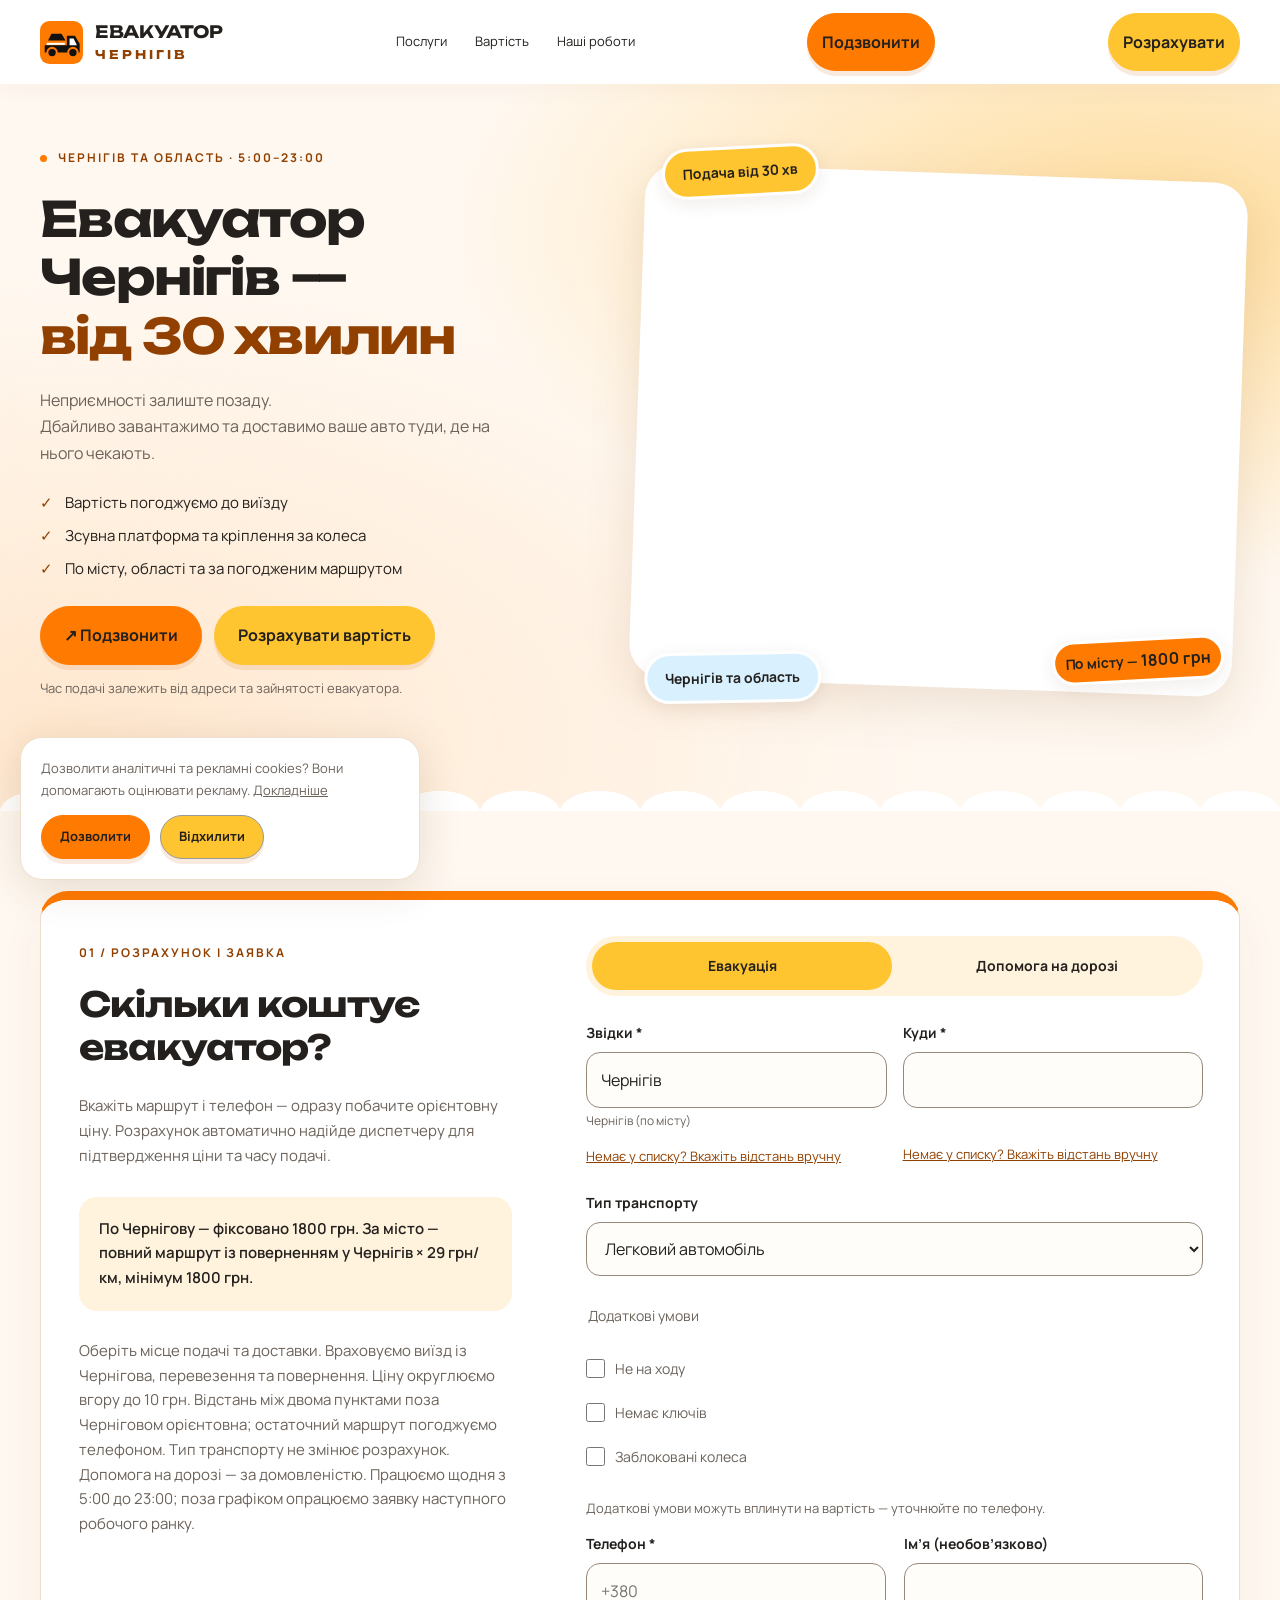
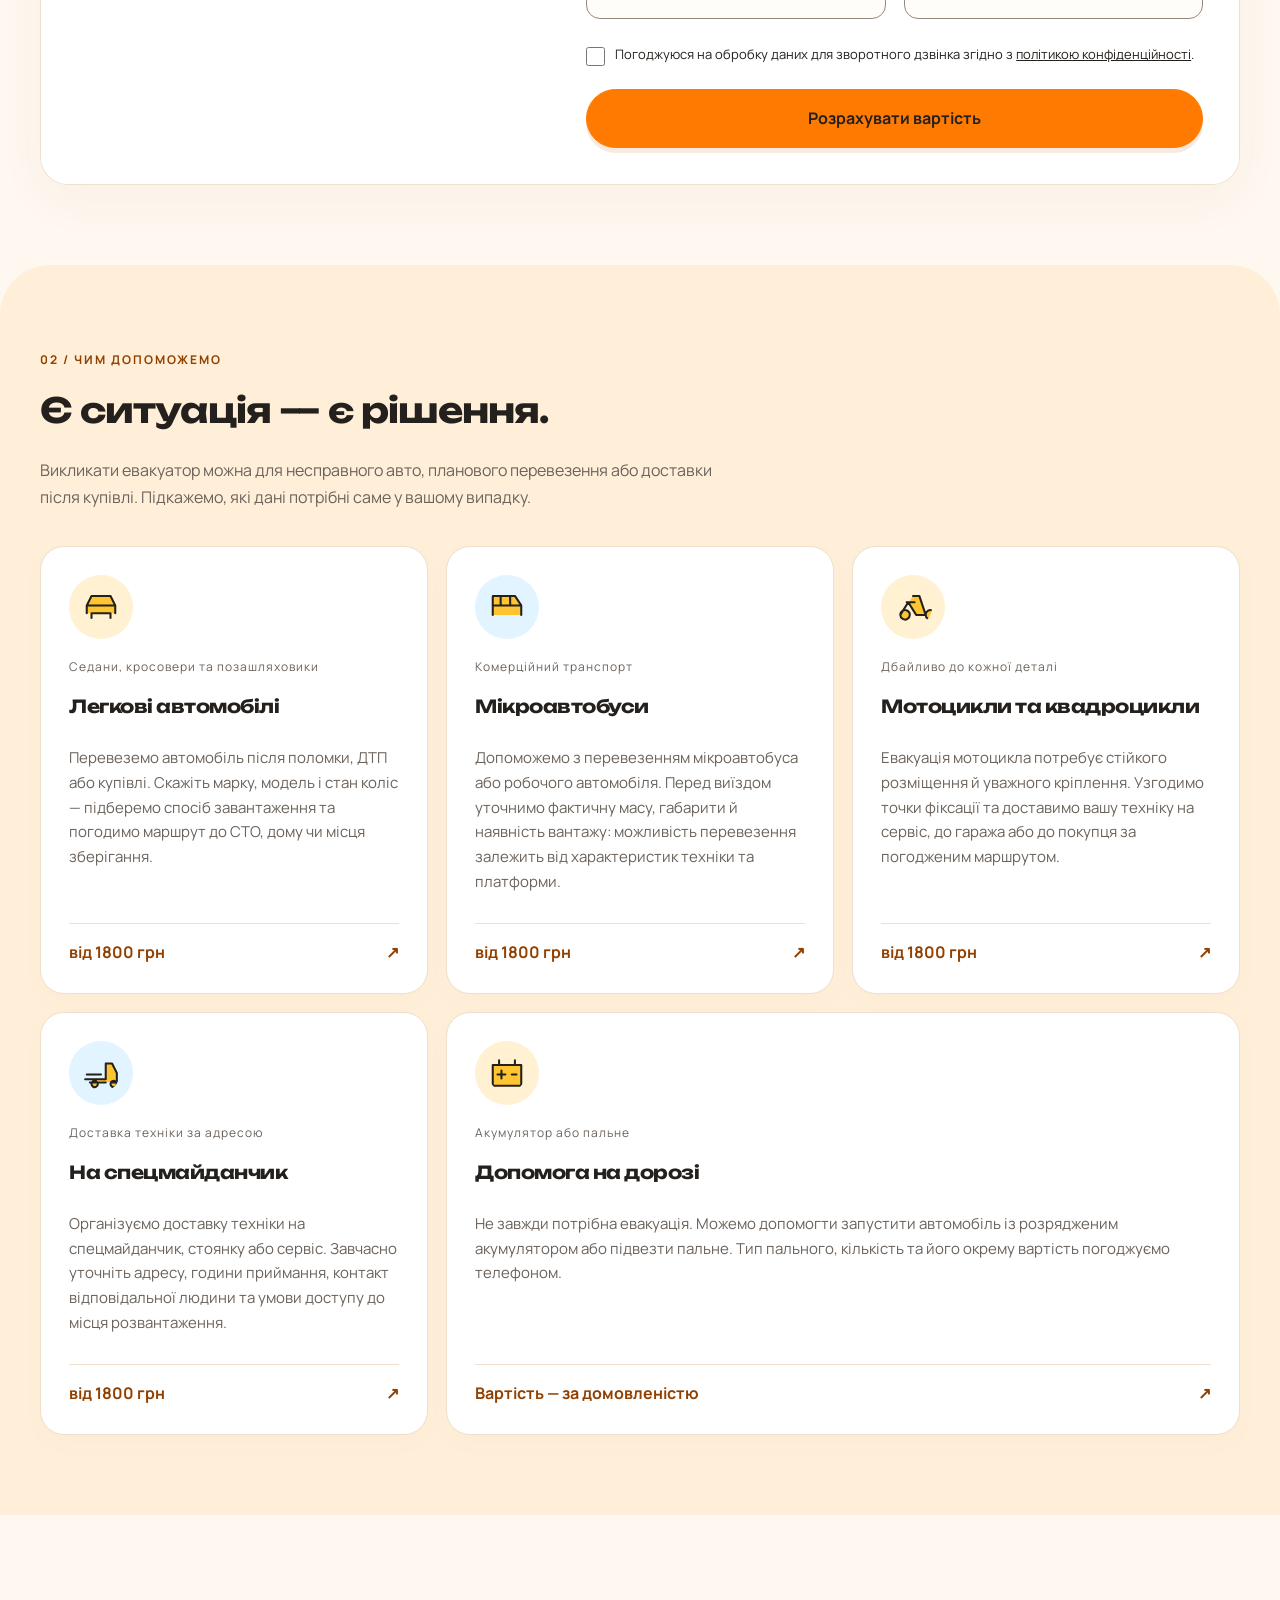
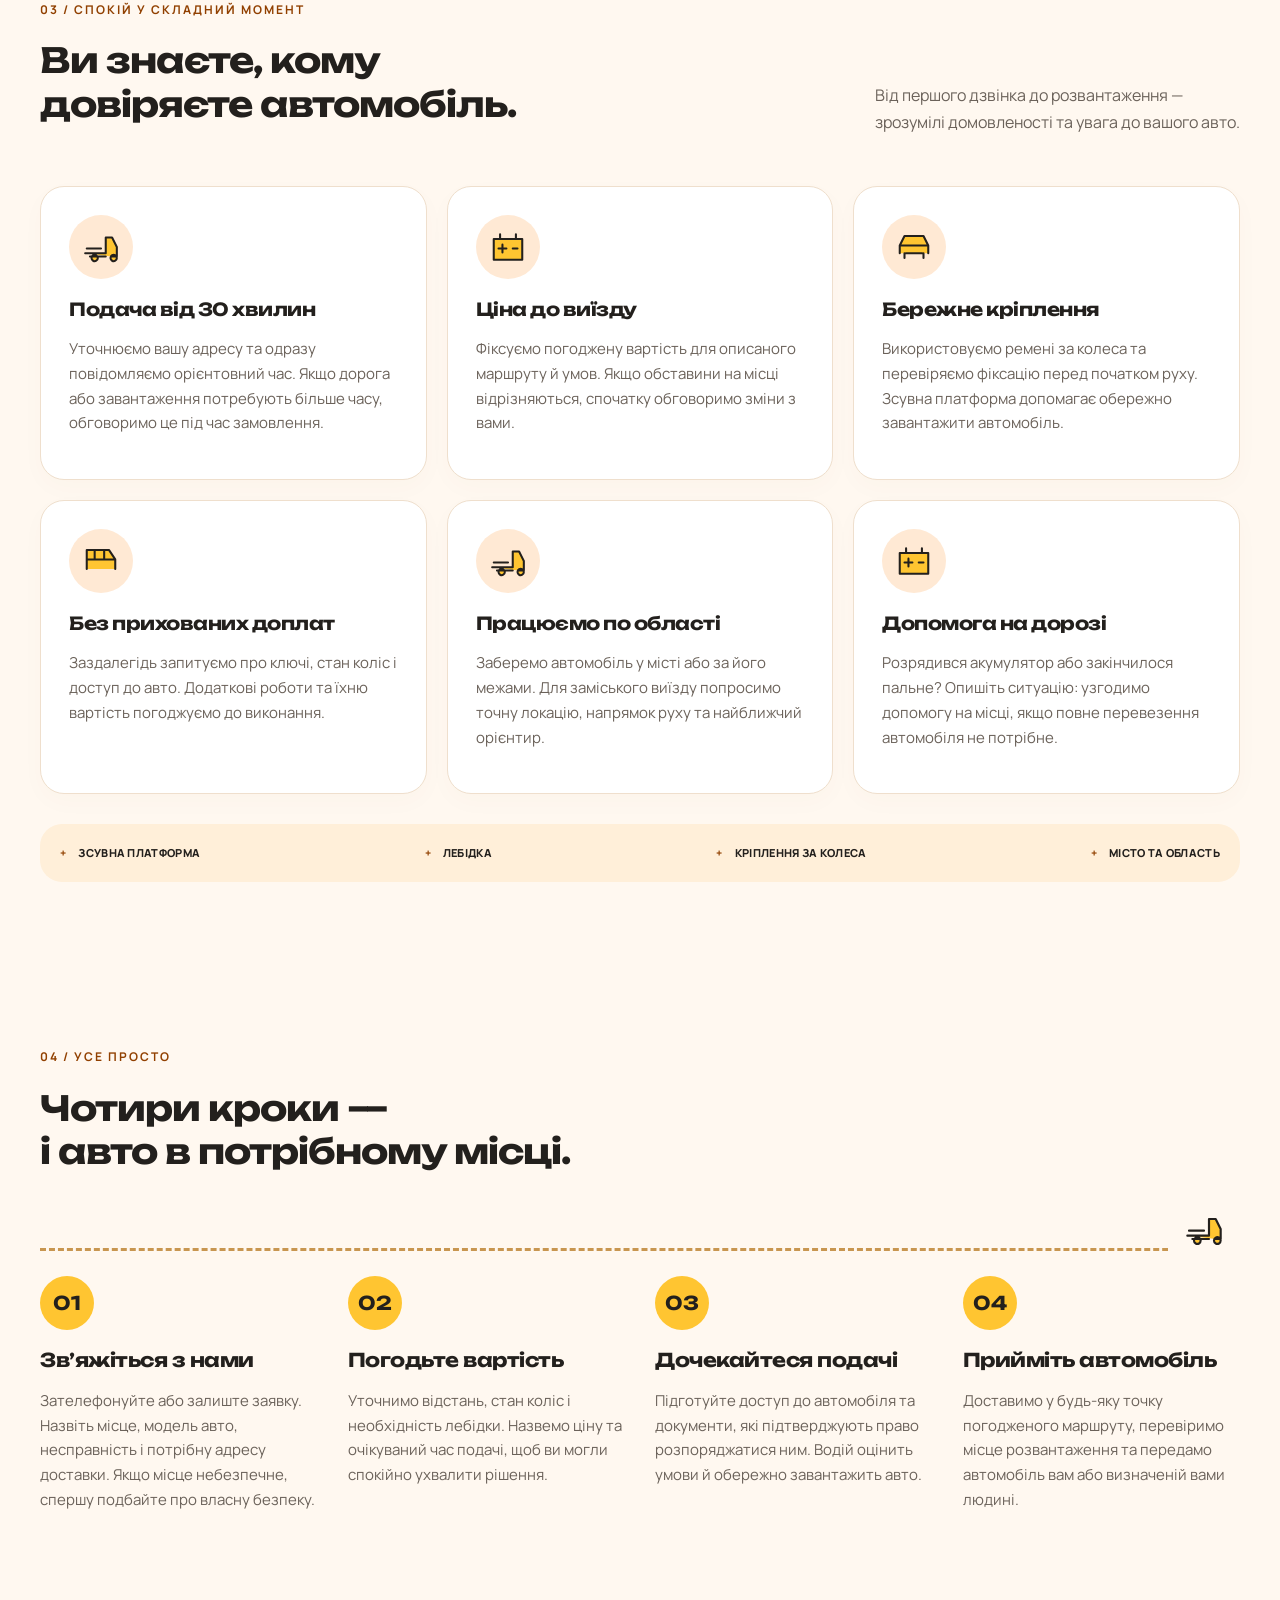
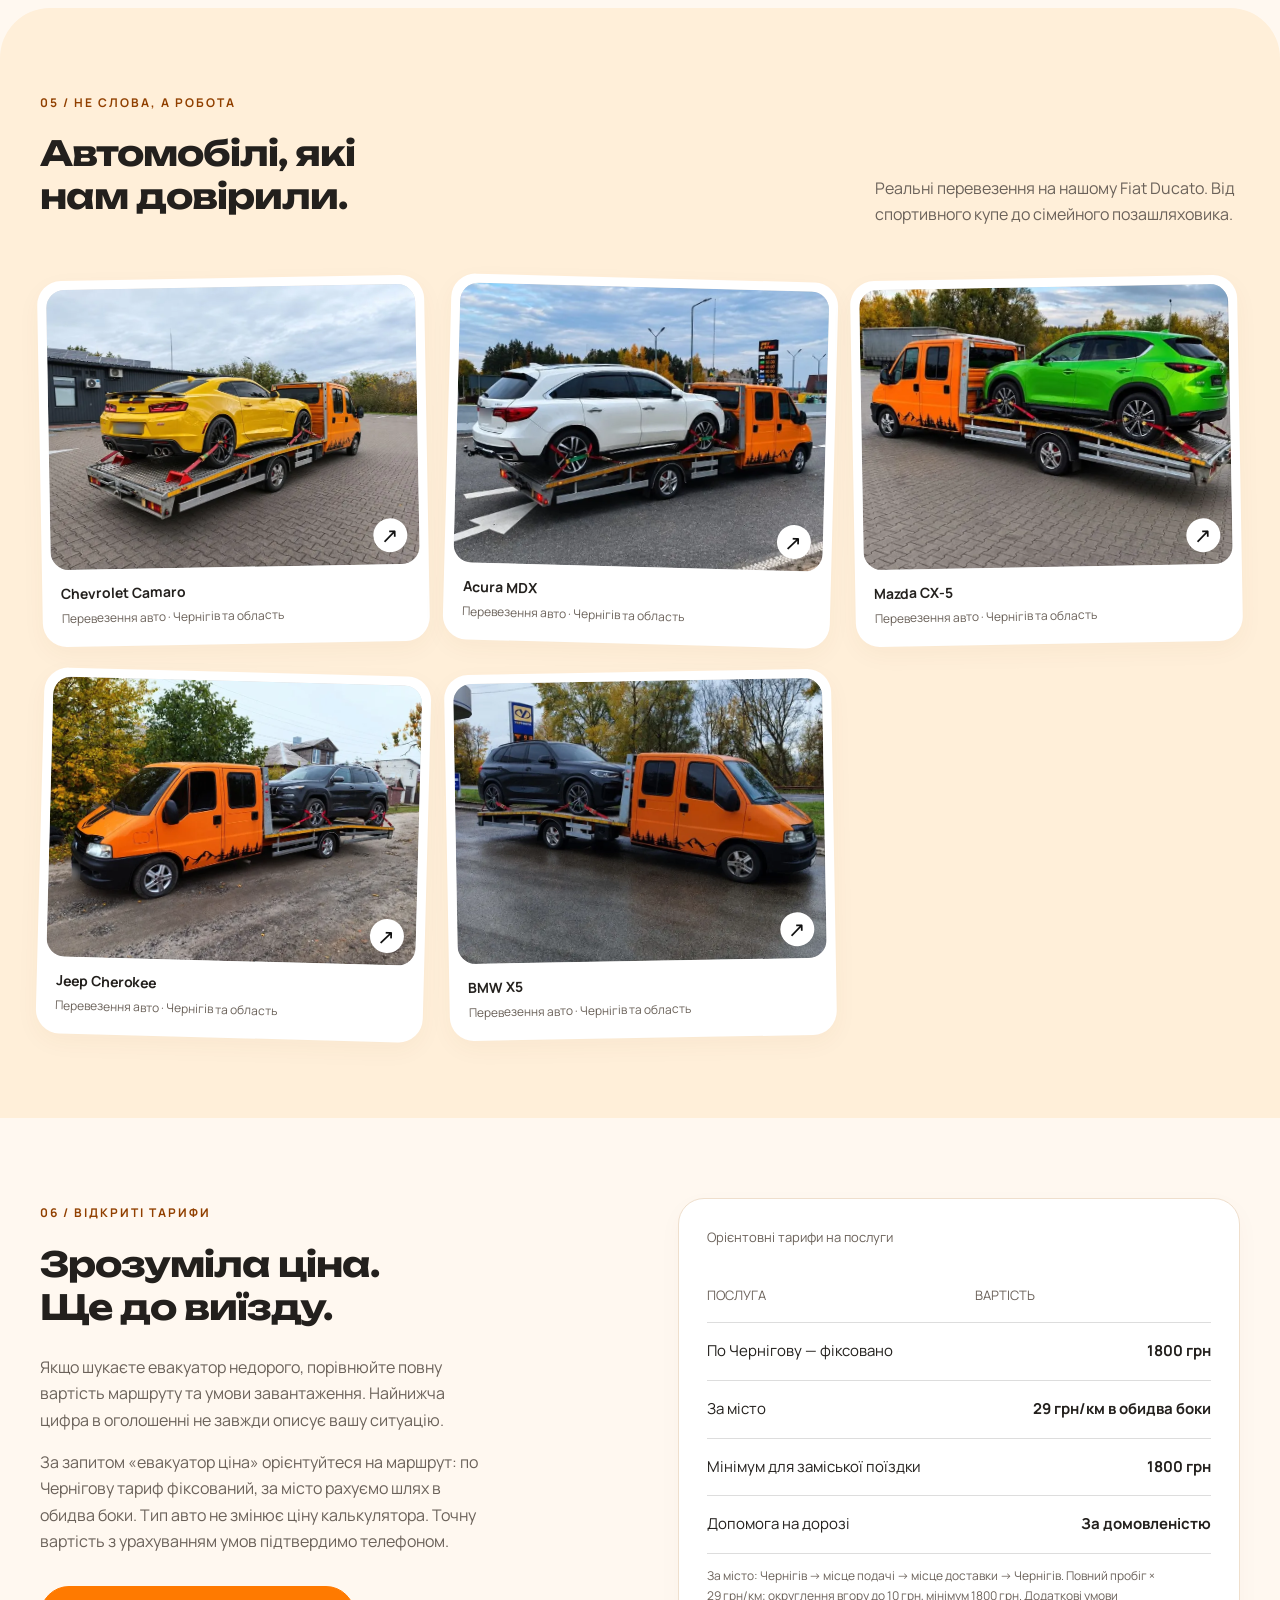
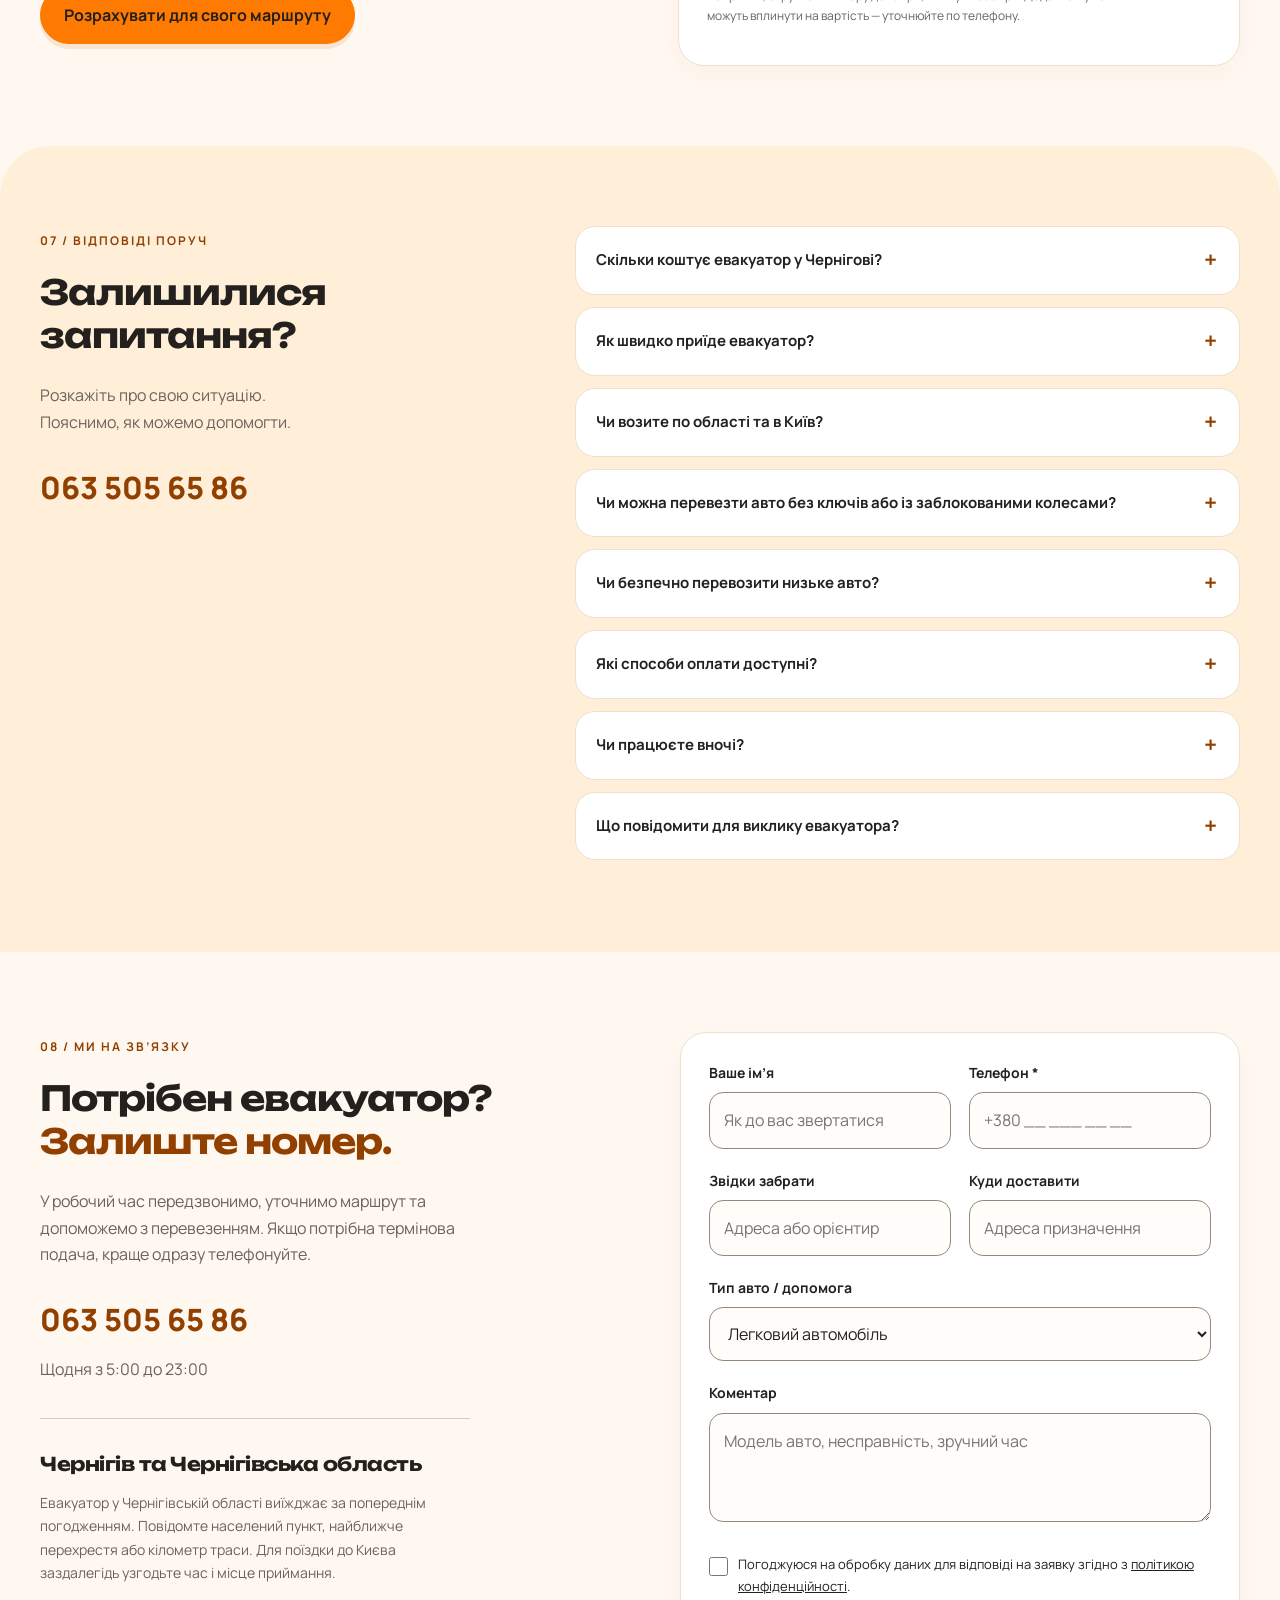
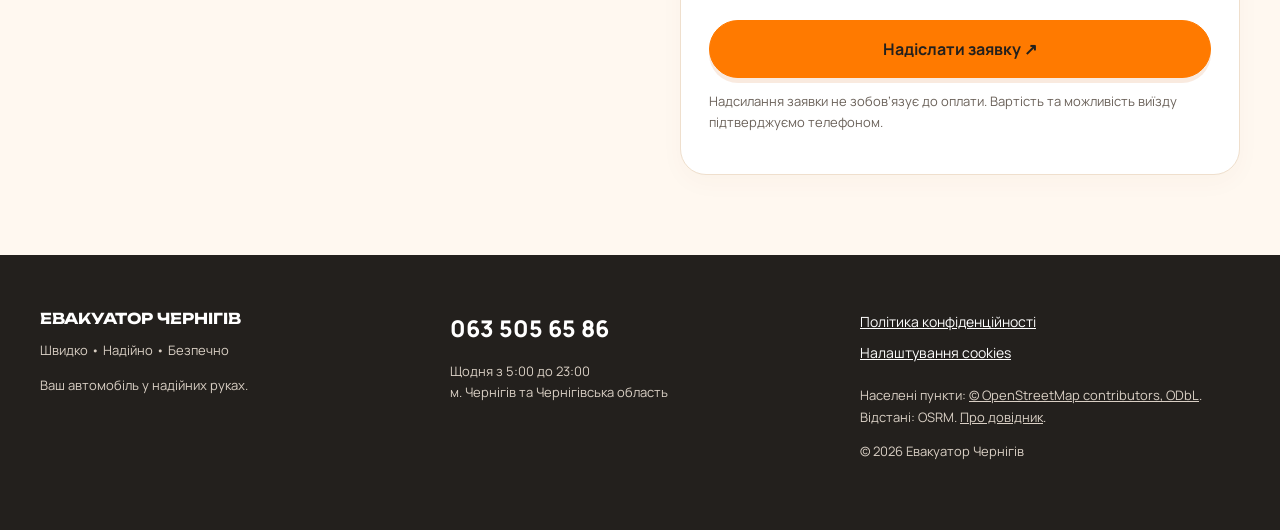
<file: index.html>
<!doctype html><html lang="uk"><head><meta charset="utf-8"><meta name="viewport" content="width=device-width,initial-scale=1"><title>Евакуатор Чернігів ☎ 063 505 65 86 — від 30 хв</title><meta name="description" content="Евакуатор у Чернігові та області від 1800 грн. Подача від 30 хв. Щодня 5:00–23:00. Дбайливе перевезення авто. Телефонуйте 063 505 65 86."><meta name="robots" content="index,follow"><meta name="theme-color" content="#FFF8F0"><link rel="canonical" href="https://evakuator-che.online/"><link rel="icon" href="favicon.svg" type="image/svg+xml"><link rel="apple-touch-icon" href="apple-touch-icon.png"><meta property="og:type" content="website"><meta property="og:locale" content="uk_UA"><meta property="og:title" content="Евакуатор Чернігів ☎ 063 505 65 86 — від 30 хв"><meta property="og:description" content="Евакуатор у Чернігові та області від 1800 грн. Подача від 30 хв. Щодня 5:00–23:00. Дбайливе перевезення авто. Телефонуйте 063 505 65 86."><meta property="og:url" content="https://evakuator-che.online/"><meta property="og:image" content="https://evakuator-che.online/img/og-image.jpg"><meta property="og:image:width" content="1200"><meta property="og:image:height" content="630"><meta name="twitter:card" content="summary_large_image"><meta name="twitter:title" content="Евакуатор Чернігів ☎ 063 505 65 86 — від 30 хв"><meta name="twitter:description" content="Евакуатор у Чернігові та області від 1800 грн. Подача від 30 хв. Щодня 5:00–23:00. Дбайливе перевезення авто. Телефонуйте 063 505 65 86."><meta name="twitter:image" content="https://evakuator-che.online/img/og-image.jpg"><link rel="preload" as="image" type="image/webp" href="img/camaro-portrait-800.webp" imagesrcset="img/camaro-portrait-800.webp 800w, img/camaro-portrait-1600.webp 1600w" imagesizes="(min-width: 1240px) 598px, (min-width: 768px) calc(52.38vw - 66px), calc(100vw - 64px)" media="(max-width: 767px)" fetchpriority="high"><link rel="preload" as="image" type="image/webp" href="img/camaro-800.webp" imagesrcset="img/camaro-800.webp 800w, img/camaro-1600.webp 1600w" imagesizes="(min-width: 1240px) 598px, (min-width: 768px) calc(52.38vw - 66px), calc(100vw - 64px)" media="(min-width: 768px)" fetchpriority="high"><link rel="preconnect" href="https://fonts.googleapis.com"><link rel="preconnect" href="https://fonts.gstatic.com" crossorigin><link href="https://fonts.googleapis.com/css2?family=Manrope:wght@400;700&family=Unbounded:wght@600;700&display=swap" rel="stylesheet"><style>*{box-sizing:border-box}html{scroll-behavior:smooth;scroll-padding-top:100px}body{margin:0;background:#FFF8F0;color:#23201D;font-family:Manrope,Arial,sans-serif;line-height:1.65}a{color:inherit}img{max-width:100%;display:block}h1,h2,h3{font-family:Unbounded,Arial,sans-serif;line-height:1.2;font-weight:700}button,input,select,textarea{font:inherit}.wrap{width:min(1200px,calc(100% - 40px));margin:auto}.topbar{position:sticky;top:0;z-index:20;background:#fff;color:#23201D}.topbar .wrap{display:flex;align-items:center;justify-content:space-between;gap:16px;min-height:84px}.logo{font:700 17px/1.15 Unbounded,Arial,sans-serif;text-decoration:none;display:flex;align-items:center;gap:12px}.logo img{width:43px;height:43px}.logo small{display:block;color:#914000;font-size:12px;letter-spacing:3px;margin-top:6px}.button{display:inline-flex;align-items:center;justify-content:center;gap:12px;background:#ff7a00;border:1px solid #ff7a00;border-radius:999px;padding:15px 23px;color:#23201D;font-weight:700;text-decoration:none;cursor:pointer;min-height:52px}.hero{background:#FFF8F0;color:#23201D;overflow:hidden}.hero-grid{display:grid;grid-template-columns:1fr 1.1fr;align-items:center;min-height:660px;gap:48px;padding-block:64px 80px}.eyebrow{font-size:12px;font-weight:700;letter-spacing:2px;text-transform:uppercase;color:#914000}h1{font-size:clamp(32px,3.8vw,54px);letter-spacing:-1.6px;margin:22px 0}h1 span{color:#914000}.hero-media{position:relative}.hero-media img{height:440px;width:100%;object-fit:cover;border-radius:26px;object-position:48%}.hero-copy>p{color:#6B625A;max-width:470px}.actions{display:flex;gap:12px;flex-wrap:wrap}.outline{background:#ffc531;color:inherit;border-color:#ffc531}.hero ul{padding:0;list-style:none;font-size:15px;margin:25px 0}.hero li{margin:8px 0}.hero li:before{content:"✓";color:#914000;margin-right:12px}.hero-note{font-size:13px}@media(max-width:760px){.wrap{width:calc(100% - 32px)}.topbar .wrap{min-height:72px}.topbar .header-phone{display:none}.topbar .button{padding:10px 16px;min-height:44px}.hero-grid{grid-template-columns:1fr;padding-top:38px;gap:42px}.hero-media img{height:290px}h1{font-size:34px}.hero-copy>p{font-size:16px}.actions .button{font-size:13px;padding-inline:17px}}@media(prefers-reduced-motion:reduce){html{scroll-behavior:auto}}.hero-media{padding-bottom:65px}.hero-media img{height:auto;aspect-ratio:1280/964;object-fit:cover;object-position:50% 50%}.hero-media .price-tag{bottom:12px;right:8px;padding:7px 10px}.hero-media .area-tag{bottom:-23px}.hero-media .photo-label{top:-20px}@media(max-width:767px){.hero-grid{grid-template-columns:1fr}.hero-media img{height:auto;aspect-ratio:4/5;object-position:50% 63%}.hero-media{padding-bottom:65px}}</style><link rel="stylesheet" href="css/style.css"><script type="application/ld+json">{"@context":"https://schema.org","@graph":[{"@type":["LocalBusiness","AutomotiveBusiness"],"@id":"https://evakuator-che.online/#business","name":"Евакуатор Чернігів","telephone":"+380635056586","url":"https://evakuator-che.online/","image":"https://evakuator-che.online/img/og-image.jpg","priceRange":"₴₴","address":{"@type":"PostalAddress","addressLocality":"Чернігів","addressRegion":"Чернігівська область","addressCountry":"UA"},"geo":{"@type":"GeoCoordinates","latitude":51.4982,"longitude":31.2893},"areaServed":[{"@type":"City","name":"Чернігів"},{"@type":"AdministrativeArea","name":"Чернігівська область"}],"openingHoursSpecification":{"@type":"OpeningHoursSpecification","dayOfWeek":["Monday","Tuesday","Wednesday","Thursday","Friday","Saturday","Sunday"],"opens":"05:00","closes":"23:00"},"hasOfferCatalog":{"@type":"OfferCatalog","name":"Послуги евакуатора","itemListElement":[{"@type":"Offer","price":1800,"priceCurrency":"UAH","description":"Фіксований тариф по Чернігову. Додаткові умови уточнюйте телефоном.","priceSpecification":{"@type":"PriceSpecification","price":1800,"priceCurrency":"UAH"},"itemOffered":{"@type":"Service","name":"Легкові автомобілі"}},{"@type":"Offer","price":1800,"priceCurrency":"UAH","description":"Фіксований тариф по Чернігову. Додаткові умови уточнюйте телефоном.","priceSpecification":{"@type":"PriceSpecification","price":1800,"priceCurrency":"UAH"},"itemOffered":{"@type":"Service","name":"Мікроавтобуси"}},{"@type":"Offer","price":1800,"priceCurrency":"UAH","description":"Фіксований тариф по Чернігову. Додаткові умови уточнюйте телефоном.","priceSpecification":{"@type":"PriceSpecification","price":1800,"priceCurrency":"UAH"},"itemOffered":{"@type":"Service","name":"Мотоцикли та квадроцикли"}},{"@type":"Offer","price":1800,"priceCurrency":"UAH","description":"Фіксований тариф по Чернігову. Додаткові умови уточнюйте телефоном.","priceSpecification":{"@type":"PriceSpecification","price":1800,"priceCurrency":"UAH"},"itemOffered":{"@type":"Service","name":"На спецмайданчик"}},{"@type":"Offer","description":"Вартість — за домовленістю","itemOffered":{"@type":"Service","name":"Допомога на дорозі"}},{"@type":"Offer","price":29,"priceCurrency":"UAH","description":"29 грн/км в обидва боки. Повний маршрут: Чернігів → місце подачі → місце доставки → Чернігів. Округлення вгору до 10 грн. Мінімальна вартість 1800 грн.","priceSpecification":{"@type":"UnitPriceSpecification","price":29,"priceCurrency":"UAH","unitText":"км","referenceQuantity":{"@type":"QuantitativeValue","value":1,"unitText":"км"}},"itemOffered":{"@type":"Service","name":"Евакуація за місто"}}]}},{"@type":"FAQPage","mainEntity":[{"@type":"Question","name":"Скільки коштує евакуатор у Чернігові?","acceptedAnswer":{"@type":"Answer","text":"По Чернігову діє фіксований тариф 1800 грн. За місто — 29 грн/км в обидва боки: Чернігів → місце подачі → місце доставки → Чернігів, але не менше 1800 грн. Розрахунок округлюємо вгору до 10 грн. Тип авто не змінює тариф. Додаткові умови можуть вплинути на вартість — уточнюйте по телефону. Допомога на дорозі — за домовленістю."}},{"@type":"Question","name":"Як швидко приїде евакуатор?","acceptedAnswer":{"@type":"Answer","text":"Орієнтовна подача по Чернігову — від 30 хвилин. Час залежить від вашої адреси, дорожньої ситуації та поточної зайнятості. Під час дзвінка уточнимо місце й повідомимо реальний час прибуття. Це орієнтир, а не гарантія прибуття за фіксований час."}},{"@type":"Question","name":"Чи возите по області та в Київ?","acceptedAnswer":{"@type":"Answer","text":"Так, узгоджуємо перевезення по Чернігівській області та до Києва. Назвіть обидві адреси, бажаний час і модель автомобіля. Доступність далекої поїздки, маршрут та повну вартість підтверджуємо перед замовленням."}},{"@type":"Question","name":"Чи можна перевезти авто без ключів або із заблокованими колесами?","acceptedAnswer":{"@type":"Answer","text":"Такі ситуації розглядаємо індивідуально. Обов’язково попередьте, які колеса заблоковані, чи працює кермо та чи є доступ до автомобіля. Перед виїздом перевіримо можливість безпечного завантаження наявним обладнанням і погодимо додаткові роботи."}},{"@type":"Question","name":"Чи безпечно перевозити низьке авто?","acceptedAnswer":{"@type":"Answer","text":"Зсувна платформа забезпечує пологий заїзд, а ремені фіксують автомобіль за колеса. Для низького кліренсу завчасно уточнимо висоту, стан бамперів і місце завантаження. Остаточне рішення щодо безпечного заїзду приймаємо з урахуванням конкретного автомобіля."}},{"@type":"Question","name":"Які способи оплати доступні?","acceptedAnswer":{"@type":"Answer","text":"Спосіб оплати погодьте під час дзвінка до виїзду евакуатора. Уточніть, чи потрібна оплата переказом, готівкою або документи для підприємства. Не надсилайте передоплату за реквізитами, які не були підтверджені особисто телефоном."}},{"@type":"Question","name":"Чи працюєте вночі?","acceptedAnswer":{"@type":"Answer","text":"Працюємо щодня з 5:00 до 23:00. Виклики після 23:00 не обслуговуємо. Бажаний час виїзду повідомте телефоном або в коментарі до заявки. Вартість уточнюйте телефоном. Заявки поза графіком переглядаємо наступного робочого ранку."}},{"@type":"Question","name":"Що повідомити для виклику евакуатора?","acceptedAnswer":{"@type":"Answer","text":"Назвіть адресу або орієнтир, марку авто, характер несправності та пункт призначення. Повідомте про відсутність ключів, заблоковані колеса, низький кліренс або обмежений під’їзд. Залиште номер, за яким водій зможе зв’язатися з вами."}}]},{"@type":"WebSite","@id":"https://evakuator-che.online/#website","url":"https://evakuator-che.online/","name":"Евакуатор Чернігів","inLanguage":"uk"},{"@type":"BreadcrumbList","itemListElement":[{"@type":"ListItem","position":1,"name":"Евакуатор Чернігів","item":"https://evakuator-che.online/"}]}]}</script><script src="js/config.js" defer></script><script src="js/calculate.js" defer></script><script src="js/places.js" defer></script><script src="js/app.js" defer></script></head><body><a class="skip" href="#main">Перейти до вмісту</a><header class="topbar"><div class="wrap"><a class="logo" href="./"><img src="favicon.svg" width="43" height="43" alt="" loading="lazy"><span>ЕВАКУАТОР<small>ЧЕРНІГІВ</small></span></a><nav aria-label="Головна навігація"><a href="#services">Послуги</a><a href="#calculator" data-calc-link>Вартість</a><a href="#works">Наші роботи</a></nav><a class="button header-call" href="tel:+380635056586">Подзвонити</a><a class="button outline header-calc" href="#calculator" data-calc-link>Розрахувати</a></div></header><main id="main">
 <section class="hero"><div class="wrap hero-grid"><div class="hero-copy"><div class="eyebrow"><span class="status-dot"></span> Чернігів та область · 5:00–23:00</div><h1>Евакуатор<br>Чернігів —<br><span>від 30 хвилин</span></h1><p>Неприємності залиште позаду.<br>Дбайливо завантажимо та доставимо ваше авто туди, де на нього чекають.</p><ul><li>Вартість погоджуємо до виїзду</li><li>Зсувна платформа та кріплення за колеса</li><li>По місту, області та за погодженим маршрутом</li></ul><div class="actions"><a class="button" href="tel:+380635056586">↗ Подзвонити</a><a class="button outline" href="#calculator" data-calc-link>Розрахувати вартість</a></div><p class="hero-note">Час подачі залежить від адреси та зайнятості евакуатора.</p></div><div class="hero-media"><picture><source media="(max-width: 767px)" type="image/webp" srcset="img/camaro-portrait-800.webp 800w, img/camaro-portrait-1600.webp 1600w" sizes="(min-width: 1240px) 598px, (min-width: 768px) calc(52.38vw - 66px), calc(100vw - 64px)" width="720" height="1280"><source media="(min-width: 768px)" type="image/webp" srcset="img/camaro-800.webp 800w, img/camaro-1600.webp 1600w" sizes="(min-width: 1240px) 598px, (min-width: 768px) calc(52.38vw - 66px), calc(100vw - 64px)" width="1280" height="964"><img src="img/camaro-800.webp" srcset="img/camaro-800.webp 800w, img/camaro-1600.webp 1600w" sizes="(min-width: 1240px) 598px, (min-width: 768px) calc(52.38vw - 66px), calc(100vw - 64px)" width="1280" height="964" alt="Жовтий Chevrolet Camaro на евакуаторі в Чернігові" fetchpriority="high" decoding="async"></picture><div class="photo-label">Подача від 30 хв</div><div class="price-tag">По місту — <strong>1800 грн</strong></div><div class="area-tag">Чернігів та область</div></div></div><div class="hazard"></div></section>
 <section class="section wrap" id="calculator"><div class="calculator-shell"><div class="calc-intro"><span class="eyebrow">01 / Розрахунок і заявка</span><h2>Скільки коштує евакуатор?</h2><p>Вкажіть маршрут і телефон — одразу побачите орієнтовну ціну. Розрахунок автоматично надійде диспетчеру для підтвердження ціни та часу подачі.</p><div class="calc-note">По Чернігову — фіксовано 1800 грн. За місто — повний маршрут із поверненням у Чернігів × 29 грн/км, мінімум 1800 грн.</div><p>Оберіть місце подачі та доставки. Враховуємо виїзд із Чернігова, перевезення та повернення. Ціну округлюємо вгору до 10 грн. Відстань між двома пунктами поза Черніговом орієнтовна; остаточний маршрут погоджуємо телефоном. Тип транспорту не змінює розрахунок. Допомога на дорозі — за домовленістю. Працюємо щодня з 5:00 до 23:00; поза графіком опрацюємо заявку наступного робочого ранку.</p></div><div class="calc-panel"><form id="calc-form" novalidate><fieldset class="mode-tabs"><legend>Тип послуги</legend><label><input type="radio" name="service" value="tow" checked><span>Евакуація</span></label><label><input type="radio" name="service" value="help"><span>Допомога на дорозі</span></label></fieldset>
<div class="route-fields"><div id="calc-from-field" class="place-field"><label id="calc-from-label" for="calc-from">Звідки *</label><input id="calc-from" name="from" required maxlength="120" autocomplete="off" role="combobox" aria-autocomplete="list" aria-expanded="false" aria-controls="calc-from-list" aria-describedby="calc-from-error calc-from-hint"><ul id="calc-from-list" class="place-list" role="listbox" aria-label="Населені пункти: Звідки" hidden></ul><span class="field-error" id="calc-from-error"></span><p id="calc-from-hint" class="place-hint" aria-live="polite"></p><button type="button" id="calc-from-manual-toggle" class="text-button manual-toggle">Немає у списку? Вкажіть відстань вручну</button><div id="calc-from-manual" hidden><label for="calc-from-km">Відстань від Чернігова, км (в один бік)</label><input id="calc-from-km" name="fromKm" type="number" min="0" max="3000" step="0.1" inputmode="decimal" disabled aria-describedby="calc-from-km-error"><span class="field-error" id="calc-from-km-error"></span></div></div><div id="calc-to-field" class="place-field"><label id="calc-to-label" for="calc-to">Куди *</label><input id="calc-to" name="to" required maxlength="120" autocomplete="off" role="combobox" aria-autocomplete="list" aria-expanded="false" aria-controls="calc-to-list" aria-describedby="calc-to-error calc-to-hint"><ul id="calc-to-list" class="place-list" role="listbox" aria-label="Населені пункти: Куди" hidden></ul><span class="field-error" id="calc-to-error"></span><p id="calc-to-hint" class="place-hint" aria-live="polite"></p><button type="button" id="calc-to-manual-toggle" class="text-button manual-toggle">Немає у списку? Вкажіть відстань вручну</button><div id="calc-to-manual" hidden><label for="calc-to-km">Відстань від Чернігова, км (в один бік)</label><input id="calc-to-km" name="toKm" type="number" min="0" max="3000" step="0.1" inputmode="decimal" disabled aria-describedby="calc-to-km-error"><span class="field-error" id="calc-to-km-error"></span></div></div></div>
<div id="between-field" hidden><label for="between-km">Відстань між «Звідки» та «Куди», км *</label><input id="between-km" name="betweenKm" type="number" min="0" max="6000" step="0.1" inputmode="decimal" disabled aria-describedby="between-km-error"><span class="field-error" id="between-km-error"></span><p class="form-footnote">Для двох точок поза Черніговом без координат потрібна відстань між ними.</p></div>
<label for="calc-vehicle">Тип транспорту</label><select id="calc-vehicle" name="vehicle"><option value="car">Легковий автомобіль</option><option value="suv">Кросовер / позашляховик</option><option value="minibus">Мікроавтобус</option><option value="moto">Мотоцикл / квадроцикл</option></select><fieldset class="extras"><legend>Додаткові умови</legend><label><input type="checkbox" name="nonRolling"><span>Не на ходу</span></label><label><input type="checkbox" name="noKeys"><span>Немає ключів</span></label><label><input type="checkbox" name="blockedWheels"><span>Заблоковані колеса</span></label></fieldset><p class="form-footnote">Додаткові умови можуть вплинути на вартість — уточнюйте по телефону.</p>
<div class="form-grid"><div><label for="calc-phone">Телефон *</label><input id="calc-phone" name="phone" type="tel" required autocomplete="tel" placeholder="+380" maxlength="19" aria-describedby="calc-phone-error"><span class="field-error" id="calc-phone-error"></span></div><div><label for="calc-name">Ім’я (необов’язково)</label><input id="calc-name" name="name" autocomplete="name" maxlength="80"></div></div><div class="honeypot" aria-hidden="true"><label>Вебсайт<input name="website" tabindex="-1" autocomplete="off"></label></div><label class="consent-check"><input id="calc-privacy" name="privacy" type="checkbox" required aria-describedby="calc-privacy-error"><span>Погоджуюся на обробку даних для зворотного дзвінка згідно з <a href="privacy.html">політикою конфіденційності</a>.</span></label><span class="field-error" id="calc-privacy-error"></span>
<div class="calc-submit-area"><button class="button wide" type="submit" id="calculate-submit">Розрахувати вартість</button><div id="calc-result" class="calc-result" role="status" aria-live="polite" hidden><span id="calc-heading">Орієнтовна вартість:</span><strong id="calc-total"></strong><p id="calc-breakdown"></p><p id="calc-callback"></p><a class="button wide" href="tel:+380635056586">Подзвонити зараз</a><p id="calc-send-status"></p></div></div><noscript>Для розрахунку увімкніть JavaScript або зателефонуйте 063 505 65 86.</noscript></form></div></div></section>
 <section class="section services" id="services"><div class="wrap"><span class="eyebrow">02 / Чим допоможемо</span><h2>Є ситуація — є рішення.</h2><p class="section-intro">Викликати евакуатор можна для несправного авто, планового перевезення або доставки після купівлі. Підкажемо, які дані потрібні саме у вашому випадку.</p><div class="service-grid"><article class="service-card reveal"><svg viewBox="0 0 24 24" fill="none" stroke="currentColor" stroke-width="1.6" stroke-linecap="round" stroke-linejoin="round" aria-hidden="true"> <path d="M3 16v-5l3-6h12l3 6v5M3 11h18M7 16h10M6 16v3M18 16v3"/></svg><span class="service-kicker">Седани, кросовери та позашляховики</span><h3>Легкові автомобілі</h3><p>Перевеземо автомобіль після поломки, ДТП або купівлі. Скажіть марку, модель і стан коліс — підберемо спосіб завантаження та погодимо маршрут до СТО, дому чи місця зберігання.</p><a href="#request">від 1800 грн <span aria-hidden="true">↗</span></a></article><article class="service-card reveal"><svg viewBox="0 0 24 24" fill="none" stroke="currentColor" stroke-width="1.6" stroke-linecap="round" stroke-linejoin="round" aria-hidden="true"> <path d="M3 17V5h14l4 6v6M3 11h18M8 5v6M14 5v6"/></svg><span class="service-kicker">Комерційний транспорт</span><h3>Мікроавтобуси</h3><p>Допоможемо з перевезенням мікроавтобуса або робочого автомобіля. Перед виїздом уточнимо фактичну масу, габарити й наявність вантажу: можливість перевезення залежить від характеристик техніки та платформи.</p><a href="#request">від 1800 грн <span aria-hidden="true">↗</span></a></article><article class="service-card reveal"><svg viewBox="0 0 24 24" fill="none" stroke="currentColor" stroke-width="1.6" stroke-linecap="round" stroke-linejoin="round" aria-hidden="true"> <path d="M4 17a3 3 0 1 0 0-.1M20 17a3 3 0 1 0 0-.1M4 17l5-8 5 8h6l-4-12h-4M8 9h5"/></svg><span class="service-kicker">Дбайливо до кожної деталі</span><h3>Мотоцикли та квадроцикли</h3><p>Евакуація мотоцикла потребує стійкого розміщення й уважного кріплення. Узгодимо точки фіксації та доставимо вашу техніку на сервіс, до гаража або до покупця за погодженим маршрутом.</p><a href="#request">від 1800 грн <span aria-hidden="true">↗</span></a></article><article class="service-card reveal"><svg viewBox="0 0 24 24" fill="none" stroke="currentColor" stroke-width="1.6" stroke-linecap="round" stroke-linejoin="round" aria-hidden="true"> <path d="M2 16h13V6h4l3 6v6h-3M5 18h10M3 13h9M6 19a2 2 0 1 0 0-.1M18 19a2 2 0 1 0 0-.1"/></svg><span class="service-kicker">Доставка техніки за адресою</span><h3>На спецмайданчик</h3><p>Організуємо доставку техніки на спецмайданчик, стоянку або сервіс. Завчасно уточніть адресу, години приймання, контакт відповідальної людини та умови доступу до місця розвантаження.</p><a href="#request">від 1800 грн <span aria-hidden="true">↗</span></a></article><article class="service-card reveal"><svg viewBox="0 0 24 24" fill="none" stroke="currentColor" stroke-width="1.6" stroke-linecap="round" stroke-linejoin="round" aria-hidden="true"> <path d="M3 7h18v13H3zM7 7V4M17 7V4M6 13h5M8.5 10.5v5M15 13h3"/></svg><span class="service-kicker">Акумулятор або пальне</span><h3>Допомога на дорозі</h3><p>Не завжди потрібна евакуація. Можемо допомогти запустити автомобіль із розрядженим акумулятором або підвезти пальне. Тип пального, кількість та його окрему вартість погоджуємо телефоном.</p><a href="#request">Вартість — за домовленістю <span aria-hidden="true">↗</span></a></article></div></div></section>
 <section class="section wrap" id="benefits"><div class="section-heading"><div><span class="eyebrow">03 / Спокій у складний момент</span><h2>Ви знаєте, кому<br>довіряєте автомобіль.</h2></div><p>Від першого дзвінка до розвантаження — зрозумілі домовленості та увага до вашого авто.</p></div><div class="benefit-grid"><article class="benefit reveal"><span class="benefit-icon"><svg viewBox="0 0 24 24" fill="none" stroke="currentColor" stroke-width="1.6" stroke-linecap="round" stroke-linejoin="round" aria-hidden="true"> <path d="M2 16h13V6h4l3 6v6h-3M5 18h10M3 13h9M6 19a2 2 0 1 0 0-.1M18 19a2 2 0 1 0 0-.1"/></svg></span><h3>Подача від 30 хвилин</h3><p>Уточнюємо вашу адресу та одразу повідомляємо орієнтовний час. Якщо дорога або завантаження потребують більше часу, обговоримо це під час замовлення.</p></article><article class="benefit reveal"><span class="benefit-icon"><svg viewBox="0 0 24 24" fill="none" stroke="currentColor" stroke-width="1.6" stroke-linecap="round" stroke-linejoin="round" aria-hidden="true"> <path d="M3 7h18v13H3zM7 7V4M17 7V4M6 13h5M8.5 10.5v5M15 13h3"/></svg></span><h3>Ціна до виїзду</h3><p>Фіксуємо погоджену вартість для описаного маршруту й умов. Якщо обставини на місці відрізняються, спочатку обговоримо зміни з вами.</p></article><article class="benefit reveal"><span class="benefit-icon"><svg viewBox="0 0 24 24" fill="none" stroke="currentColor" stroke-width="1.6" stroke-linecap="round" stroke-linejoin="round" aria-hidden="true"> <path d="M3 16v-5l3-6h12l3 6v5M3 11h18M7 16h10M6 16v3M18 16v3"/></svg></span><h3>Бережне кріплення</h3><p>Використовуємо ремені за колеса та перевіряємо фіксацію перед початком руху. Зсувна платформа допомагає обережно завантажити автомобіль.</p></article><article class="benefit reveal"><span class="benefit-icon"><svg viewBox="0 0 24 24" fill="none" stroke="currentColor" stroke-width="1.6" stroke-linecap="round" stroke-linejoin="round" aria-hidden="true"> <path d="M3 17V5h14l4 6v6M3 11h18M8 5v6M14 5v6"/></svg></span><h3>Без прихованих доплат</h3><p>Заздалегідь запитуємо про ключі, стан коліс і доступ до авто. Додаткові роботи та їхню вартість погоджуємо до виконання.</p></article><article class="benefit reveal"><span class="benefit-icon"><svg viewBox="0 0 24 24" fill="none" stroke="currentColor" stroke-width="1.6" stroke-linecap="round" stroke-linejoin="round" aria-hidden="true"> <path d="M2 16h13V6h4l3 6v6h-3M5 18h10M3 13h9M6 19a2 2 0 1 0 0-.1M18 19a2 2 0 1 0 0-.1"/></svg></span><h3>Працюємо по області</h3><p>Заберемо автомобіль у місті або за його межами. Для заміського виїзду попросимо точну локацію, напрямок руху та найближчий орієнтир.</p></article><article class="benefit reveal"><span class="benefit-icon"><svg viewBox="0 0 24 24" fill="none" stroke="currentColor" stroke-width="1.6" stroke-linecap="round" stroke-linejoin="round" aria-hidden="true"> <path d="M3 7h18v13H3zM7 7V4M17 7V4M6 13h5M8.5 10.5v5M15 13h3"/></svg></span><h3>Допомога на дорозі</h3><p>Розрядився акумулятор або закінчилося пальне? Опишіть ситуацію: узгодимо допомогу на місці, якщо повне перевезення автомобіля не потрібне.</p></article></div> <div class="trust-strip"><div class="wrap"><span>ЗСУВНА ПЛАТФОРМА</span><span>ЛЕБІДКА</span><span>КРІПЛЕННЯ ЗА КОЛЕСА</span><span>МІСТО ТА ОБЛАСТЬ</span></div></div>
</section>
 <section class="section wrap" id="workflow"><span class="eyebrow">04 / Усе просто</span><h2>Чотири кроки —<br>і авто в потрібному місці.</h2><div class="road-line" aria-hidden="true"><span class="road-truck"><svg viewBox="0 0 24 24" fill="none" stroke="currentColor" stroke-width="1.6" stroke-linecap="round" stroke-linejoin="round" aria-hidden="true"> <path d="M2 16h13V6h4l3 6v6h-3M5 18h10M3 13h9M6 19a2 2 0 1 0 0-.1M18 19a2 2 0 1 0 0-.1"/></svg></span></div><div class="steps"><article><span>01</span><h3>Зв’яжіться з нами</h3><p>Зателефонуйте або залиште заявку. Назвіть місце, модель авто, несправність і потрібну адресу доставки. Якщо місце небезпечне, спершу подбайте про власну безпеку.</p></article><article><span>02</span><h3>Погодьте вартість</h3><p>Уточнимо відстань, стан коліс і необхідність лебідки. Назвемо ціну та очікуваний час подачі, щоб ви могли спокійно ухвалити рішення.</p></article><article><span>03</span><h3>Дочекайтеся подачі</h3><p>Підготуйте доступ до автомобіля та документи, які підтверджують право розпоряджатися ним. Водій оцінить умови й обережно завантажить авто.</p></article><article><span>04</span><h3>Прийміть автомобіль</h3><p>Доставимо у будь-яку точку погодженого маршруту, перевіримо місце розвантаження та передамо автомобіль вам або визначеній вами людині.</p></article></div></section>
 <section class="section works" id="works"><div class="wrap"><div class="section-heading"><div><span class="eyebrow">05 / Не слова, а робота</span><h2>Автомобілі, які<br>нам довірили.</h2></div><p>Реальні перевезення на нашому Fiat Ducato. Від спортивного купе до сімейного позашляховика.</p></div><div class="gallery"><figure><button class="gallery-open" data-image="img/camaro-1600.webp" data-alt="Жовтий Chevrolet Camaro на платформі, закріплений ременями за колеса" aria-label="Збільшити фото: Chevrolet Camaro"><picture><source type="image/webp" srcset="img/camaro-800.webp 800w, img/camaro-1600.webp 1600w" sizes="(max-width: 760px) 100vw, 33vw"><img src="img/camaro-800.webp" alt="Жовтий Chevrolet Camaro на платформі, закріплений ременями за колеса" width="1280" height="964" loading="lazy" decoding="async"></picture><span aria-hidden="true">↗</span></button><figcaption>Chevrolet Camaro<small>Перевезення авто · Чернігів та область</small></figcaption></figure><figure><button class="gallery-open" data-image="img/acura-1600.webp" data-alt="Білий Acura MDX на помаранчевому евакуаторі" aria-label="Збільшити фото: Acura MDX"><picture><source type="image/webp" srcset="img/acura-800.webp 800w, img/acura-1600.webp 1600w" sizes="(max-width: 760px) 100vw, 33vw"><img src="img/acura-800.webp" alt="Білий Acura MDX на помаранчевому евакуаторі" width="720" height="1280" loading="lazy" decoding="async"></picture><span aria-hidden="true">↗</span></button><figcaption>Acura MDX<small>Перевезення авто · Чернігів та область</small></figcaption></figure><figure><button class="gallery-open" data-image="img/mazda-1600.webp" data-alt="Зелена Mazda CX-5 під час перевезення на платформі" aria-label="Збільшити фото: Mazda CX-5"><picture><source type="image/webp" srcset="img/mazda-800.webp 800w, img/mazda-1600.webp 1600w" sizes="(max-width: 760px) 100vw, 33vw"><img src="img/mazda-800.webp" alt="Зелена Mazda CX-5 під час перевезення на платформі" width="720" height="1280" loading="lazy" decoding="async"></picture><span aria-hidden="true">↗</span></button><figcaption>Mazda CX-5<small>Перевезення авто · Чернігів та область</small></figcaption></figure><figure><button class="gallery-open" data-image="img/jeep-1600.webp" data-alt="Jeep Cherokee на евакуаторі біля осінніх дерев" aria-label="Збільшити фото: Jeep Cherokee"><picture><source type="image/webp" srcset="img/jeep-800.webp 800w, img/jeep-1600.webp 1600w" sizes="(max-width: 760px) 100vw, 33vw"><img src="img/jeep-800.webp" alt="Jeep Cherokee на евакуаторі біля осінніх дерев" width="1280" height="964" loading="lazy" decoding="async"></picture><span aria-hidden="true">↗</span></button><figcaption>Jeep Cherokee<small>Перевезення авто · Чернігів та область</small></figcaption></figure><figure><button class="gallery-open" data-image="img/bmw-1600.webp" data-alt="Темний BMW X5 на платформі Fiat Ducato" aria-label="Збільшити фото: BMW X5"><picture><source type="image/webp" srcset="img/bmw-800.webp 800w, img/bmw-1600.webp 1600w" sizes="(max-width: 760px) 100vw, 33vw"><img src="img/bmw-800.webp" alt="Темний BMW X5 на платформі Fiat Ducato" width="720" height="1280" loading="lazy" decoding="async"></picture><span aria-hidden="true">↗</span></button><figcaption>BMW X5<small>Перевезення авто · Чернігів та область</small></figcaption></figure></div></div></section>
 <section class="section wrap" id="prices"><div class="prices-grid"><div><span class="eyebrow">06 / Відкриті тарифи</span><h2>Зрозуміла ціна.<br>Ще до виїзду.</h2><p>Якщо шукаєте евакуатор недорого, порівнюйте повну вартість маршруту та умови завантаження. Найнижча цифра в оголошенні не завжди описує вашу ситуацію.</p><p>За запитом «евакуатор ціна» орієнтуйтеся на маршрут: по Чернігову тариф фіксований, за місто рахуємо шлях в обидва боки. Тип авто не змінює ціну калькулятора. Точну вартість з урахуванням умов підтвердимо телефоном.</p><a class="button" href="#calculator" data-calc-link>Розрахувати для свого маршруту</a></div><div class="price-table"><table><caption>Орієнтовні тарифи на послуги</caption><thead><tr><th scope="col">Послуга</th><th scope="col">Вартість</th></tr></thead><tbody><tr><th scope="row">По Чернігову — фіксовано</th><td>1800 грн</td></tr><tr><th scope="row">За місто</th><td>29 грн/км в обидва боки</td></tr><tr><th scope="row">Мінімум для заміської поїздки</th><td>1800 грн</td></tr><tr><th scope="row">Допомога на дорозі</th><td>За домовленістю</td></tr></tbody></table><p>За місто: Чернігів → місце подачі → місце доставки → Чернігів. Повний пробіг × 29 грн/км; округлення вгору до 10 грн, мінімум 1800 грн. Додаткові умови можуть вплинути на вартість — уточнюйте по телефону.</p></div></div></section>
 <section class="section faq-section"><div class="wrap faq-grid"><div><span class="eyebrow">07 / Відповіді поруч</span><h2>Залишилися<br>запитання?</h2><p>Розкажіть про свою ситуацію.<br>Пояснимо, як можемо допомогти.</p><a class="large-phone" href="tel:+380635056586">063 505 65 86</a></div><div><details><summary>Скільки коштує евакуатор у Чернігові?</summary><p>По Чернігову діє фіксований тариф 1800 грн. За місто — 29 грн/км в обидва боки: Чернігів → місце подачі → місце доставки → Чернігів, але не менше 1800 грн. Розрахунок округлюємо вгору до 10 грн. Тип авто не змінює тариф. Додаткові умови можуть вплинути на вартість — уточнюйте по телефону. Допомога на дорозі — за домовленістю.</p></details><details><summary>Як швидко приїде евакуатор?</summary><p>Орієнтовна подача по Чернігову — від 30 хвилин. Час залежить від вашої адреси, дорожньої ситуації та поточної зайнятості. Під час дзвінка уточнимо місце й повідомимо реальний час прибуття. Це орієнтир, а не гарантія прибуття за фіксований час.</p></details><details><summary>Чи возите по області та в Київ?</summary><p>Так, узгоджуємо перевезення по Чернігівській області та до Києва. Назвіть обидві адреси, бажаний час і модель автомобіля. Доступність далекої поїздки, маршрут та повну вартість підтверджуємо перед замовленням.</p></details><details><summary>Чи можна перевезти авто без ключів або із заблокованими колесами?</summary><p>Такі ситуації розглядаємо індивідуально. Обов’язково попередьте, які колеса заблоковані, чи працює кермо та чи є доступ до автомобіля. Перед виїздом перевіримо можливість безпечного завантаження наявним обладнанням і погодимо додаткові роботи.</p></details><details><summary>Чи безпечно перевозити низьке авто?</summary><p>Зсувна платформа забезпечує пологий заїзд, а ремені фіксують автомобіль за колеса. Для низького кліренсу завчасно уточнимо висоту, стан бамперів і місце завантаження. Остаточне рішення щодо безпечного заїзду приймаємо з урахуванням конкретного автомобіля.</p></details><details><summary>Які способи оплати доступні?</summary><p>Спосіб оплати погодьте під час дзвінка до виїзду евакуатора. Уточніть, чи потрібна оплата переказом, готівкою або документи для підприємства. Не надсилайте передоплату за реквізитами, які не були підтверджені особисто телефоном.</p></details><details><summary>Чи працюєте вночі?</summary><p>Працюємо щодня з 5:00 до 23:00. Виклики після 23:00 не обслуговуємо. Бажаний час виїзду повідомте телефоном або в коментарі до заявки. Вартість уточнюйте телефоном. Заявки поза графіком переглядаємо наступного робочого ранку.</p></details><details><summary>Що повідомити для виклику евакуатора?</summary><p>Назвіть адресу або орієнтир, марку авто, характер несправності та пункт призначення. Повідомте про відсутність ключів, заблоковані колеса, низький кліренс або обмежений під’їзд. Залиште номер, за яким водій зможе зв’язатися з вами.</p></details></div></div></section>
 <section class="section wrap" id="request"><div class="request-grid"><div><span class="eyebrow">08 / Ми на зв’язку</span><h2>Потрібен евакуатор?<br><span class="orange">Залиште номер.</span></h2><p>У робочий час передзвонимо, уточнимо маршрут та допоможемо з перевезенням. Якщо потрібна термінова подача, краще одразу телефонуйте.</p><a class="large-phone" href="tel:+380635056586">063 505 65 86</a><p>Щодня з 5:00 до 23:00</p><div class="coverage"><h3>Чернігів та Чернігівська область</h3><p>Евакуатор у Чернігівській області виїжджає за попереднім погодженням. Повідомте населений пункт, найближче перехрестя або кілометр траси. Для поїздки до Києва заздалегідь узгодьте час і місце приймання.</p></div></div><div class="request-card"><form id="lead-form"><div class="form-grid"><div><label for="name">Ваше ім’я</label><input id="name" name="name" autocomplete="given-name" maxlength="80" placeholder="Як до вас звертатися"></div><div><label for="phone">Телефон <span aria-hidden="true">*</span></label><input id="phone" name="phone" type="tel" autocomplete="tel" placeholder="+380 __ ___ __ __" required maxlength="17" inputmode="tel"></div><div><label for="from">Звідки забрати</label><input id="from" name="from" maxlength="200" placeholder="Адреса або орієнтир"></div><div><label for="to">Куди доставити</label><input id="to" name="to" maxlength="200" placeholder="Адреса призначення"></div></div><label for="vehicle">Тип авто / допомога</label><select id="vehicle" name="vehicle"><option value="car">Легковий автомобіль</option><option value="suv">Кросовер / позашляховик</option><option value="minibus">Мікроавтобус</option><option value="moto">Мотоцикл / квадроцикл</option><option value="help">Допомога на дорозі</option></select><label for="comment">Коментар</label><textarea id="comment" name="comment" rows="3" maxlength="1000" placeholder="Модель авто, несправність, зручний час"></textarea><div class="honeypot" aria-hidden="true"><label for="website">Ваш сайт</label><input id="website" name="website" tabindex="-1" autocomplete="off"></div><label class="consent-check"><input type="checkbox" name="privacy" required><span>Погоджуюся на обробку даних для відповіді на заявку згідно з <a href="privacy.html">політикою конфіденційності</a>.</span></label><button type="submit" class="button wide">Надіслати заявку ↗</button><p class="form-footnote">Надсилання заявки не зобов’язує до оплати. Вартість та можливість виїзду підтверджуємо телефоном.</p></form><div id="form-status" role="status" tabindex="-1"></div></div></div></section></main><footer><div class="wrap footer-grid"><div><a class="logo" href="./">ЕВАКУАТОР ЧЕРНІГІВ</a><p>Швидко • Надійно • Безпечно</p><p>Ваш автомобіль у надійних руках.</p></div><div><a class="footer-phone" href="tel:+380635056586">063 505 65 86</a><p>Щодня з 5:00 до 23:00<br>м. Чернігів та Чернігівська область</p></div><div><a href="privacy.html">Політика конфіденційності</a><br><button class="text-button" data-cookie-settings>Налаштування cookies</button><p>Населені пункти: <a href="https://www.openstreetmap.org/copyright">© OpenStreetMap contributors, ODbL</a>. Відстані: OSRM. <a href="data/README.md">Про довідник</a>.</p><p>© 2026 Евакуатор Чернігів</p></div></div></footer><div class="mobile-bar" aria-label="Швидкий зв’язок"><a class="button" href="tel:+380635056586">↗ Подзвонити</a><a class="button outline" href="#calculator" data-calc-link>Розрахувати</a></div><aside class="cookie-banner" id="cookie-banner" aria-label="Налаштування cookies" hidden><p>Дозволити аналітичні та рекламні cookies? Вони допомагають оцінювати рекламу. <a href="privacy.html">Докладніше</a></p><div><button class="button" id="cookie-accept">Дозволити</button><button class="button outline" id="cookie-decline">Відхилити</button></div></aside><dialog id="lightbox" aria-label="Фото нашої роботи"><button id="lightbox-close" aria-label="Закрити фото">×</button><img id="lightbox-image" alt="" width="1280" height="964" loading="lazy"><p id="lightbox-caption"></p></dialog></body></html>
</file>
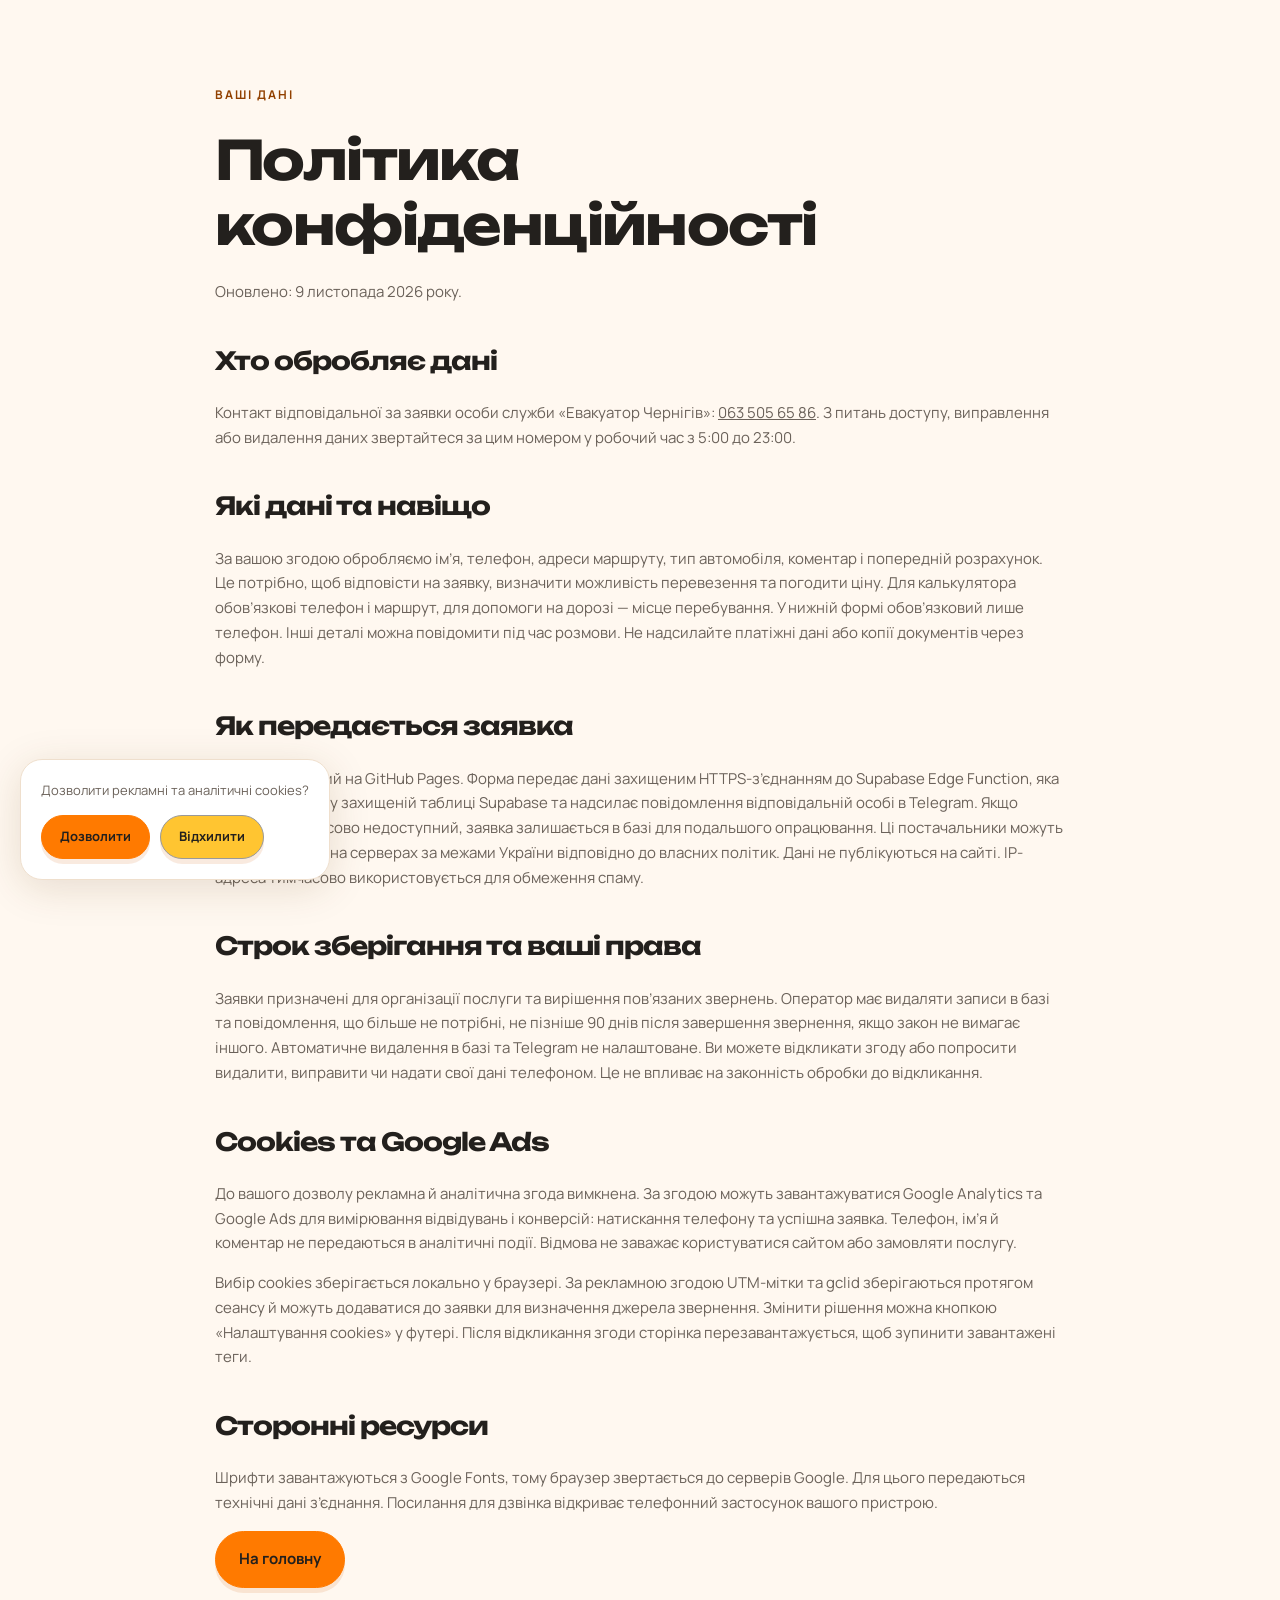
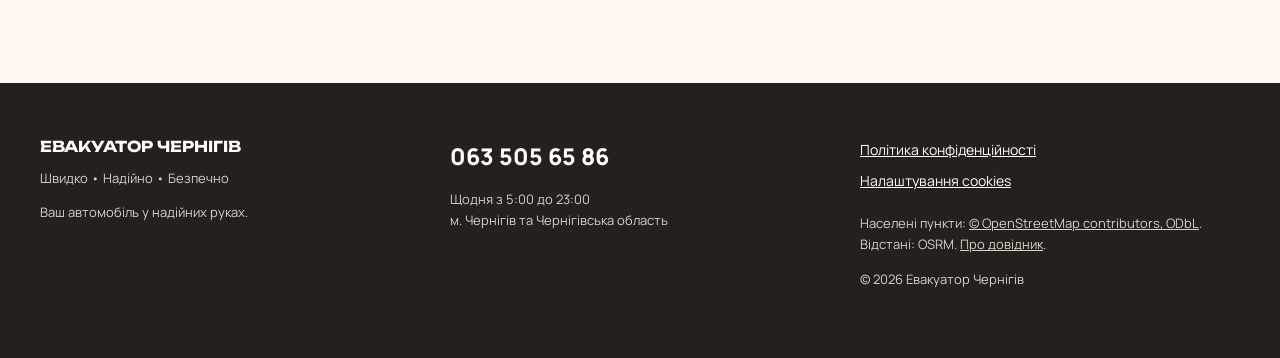
<file: privacy.html>
<!doctype html><html lang="uk"><head><meta charset="utf-8"><meta name="viewport" content="width=device-width,initial-scale=1"><title>Політика конфіденційності — Евакуатор Чернігів</title><meta name="description" content="Як ми обробляємо заявки, контактні дані та cookies."><meta name="robots" content="index,follow"><meta name="theme-color" content="#FFF8F0"><link rel="canonical" href="https://evakuator-che.online/privacy.html"><link rel="icon" href="favicon.svg" type="image/svg+xml"><link rel="apple-touch-icon" href="apple-touch-icon.png"><meta property="og:type" content="website"><meta property="og:locale" content="uk_UA"><meta property="og:title" content="Політика конфіденційності — Евакуатор Чернігів"><meta property="og:description" content="Як ми обробляємо заявки, контактні дані та cookies."><meta property="og:url" content="https://evakuator-che.online/privacy.html"><meta property="og:image" content="https://evakuator-che.online/img/og-image.jpg"><meta property="og:image:width" content="1200"><meta property="og:image:height" content="630"><meta name="twitter:card" content="summary_large_image"><meta name="twitter:title" content="Політика конфіденційності — Евакуатор Чернігів"><meta name="twitter:description" content="Як ми обробляємо заявки, контактні дані та cookies."><meta name="twitter:image" content="https://evakuator-che.online/img/og-image.jpg"><link rel="preconnect" href="https://fonts.googleapis.com"><link rel="preconnect" href="https://fonts.gstatic.com" crossorigin><link href="https://fonts.googleapis.com/css2?family=Manrope:wght@400;700&family=Unbounded:wght@600;700&display=swap" rel="stylesheet"><style>*{box-sizing:border-box}html{scroll-behavior:smooth;scroll-padding-top:100px}body{margin:0;background:#FFF8F0;color:#23201D;font-family:Manrope,Arial,sans-serif;line-height:1.65}a{color:inherit}img{max-width:100%;display:block}h1,h2,h3{font-family:Unbounded,Arial,sans-serif;line-height:1.2;font-weight:700}button,input,select,textarea{font:inherit}.wrap{width:min(1200px,calc(100% - 40px));margin:auto}.topbar{position:sticky;top:0;z-index:20;background:#fff;color:#23201D}.topbar .wrap{display:flex;align-items:center;justify-content:space-between;gap:16px;min-height:84px}.logo{font:700 17px/1.15 Unbounded,Arial,sans-serif;text-decoration:none;display:flex;align-items:center;gap:12px}.logo img{width:43px;height:43px}.logo small{display:block;color:#914000;font-size:12px;letter-spacing:3px;margin-top:6px}.button{display:inline-flex;align-items:center;justify-content:center;gap:12px;background:#ff7a00;border:1px solid #ff7a00;border-radius:999px;padding:15px 23px;color:#23201D;font-weight:700;text-decoration:none;cursor:pointer;min-height:52px}.hero{background:#FFF8F0;color:#23201D;overflow:hidden}.hero-grid{display:grid;grid-template-columns:1fr 1.1fr;align-items:center;min-height:660px;gap:48px;padding-block:64px 80px}.eyebrow{font-size:12px;font-weight:700;letter-spacing:2px;text-transform:uppercase;color:#914000}h1{font-size:clamp(32px,3.8vw,54px);letter-spacing:-1.6px;margin:22px 0}h1 span{color:#914000}.hero-media{position:relative}.hero-media img{height:440px;width:100%;object-fit:cover;border-radius:26px;object-position:48%}.hero-copy>p{color:#6B625A;max-width:470px}.actions{display:flex;gap:12px;flex-wrap:wrap}.outline{background:#ffc531;color:inherit;border-color:#ffc531}.hero ul{padding:0;list-style:none;font-size:15px;margin:25px 0}.hero li{margin:8px 0}.hero li:before{content:"✓";color:#914000;margin-right:12px}.hero-note{font-size:13px}@media(max-width:760px){.wrap{width:calc(100% - 32px)}.topbar .wrap{min-height:72px}.topbar .header-phone{display:none}.topbar .button{padding:10px 16px;min-height:44px}.hero-grid{grid-template-columns:1fr;padding-top:38px;gap:42px}.hero-media img{height:290px}h1{font-size:34px}.hero-copy>p{font-size:16px}.actions .button{font-size:13px;padding-inline:17px}}@media(prefers-reduced-motion:reduce){html{scroll-behavior:auto}}.hero-media{padding-bottom:65px}.hero-media img{height:auto;aspect-ratio:1280/964;object-fit:cover;object-position:50% 50%}.hero-media .price-tag{bottom:12px;right:8px;padding:7px 10px}.hero-media .area-tag{bottom:-23px}.hero-media .photo-label{top:-20px}@media(max-width:767px){.hero-grid{grid-template-columns:1fr}.hero-media img{height:auto;aspect-ratio:4/5;object-position:50% 63%}.hero-media{padding-bottom:65px}}</style><link rel="stylesheet" href="css/style.css"><script src="js/config.js" defer></script><script src="js/app.js" defer></script></head><body><main class="wrap section legal"><span class="eyebrow">Ваші дані</span><h1>Політика конфіденційності</h1><p>Оновлено: 9 листопада 2026 року.</p><h2>Хто обробляє дані</h2><p>Контакт відповідальної за заявки особи служби «Евакуатор Чернігів»: <a href="tel:+380635056586">063 505 65 86</a>. З питань доступу, виправлення або видалення даних звертайтеся за цим номером у робочий час з 5:00 до 23:00.</p><h2>Які дані та навіщо</h2><p>За вашою згодою обробляємо ім’я, телефон, адреси маршруту, тип автомобіля, коментар і попередній розрахунок. Це потрібно, щоб відповісти на заявку, визначити можливість перевезення та погодити ціну. Для калькулятора обов’язкові телефон і маршрут, для допомоги на дорозі — місце перебування. У нижній формі обов’язковий лише телефон. Інші деталі можна повідомити під час розмови. Не надсилайте платіжні дані або копії документів через форму.</p><h2>Як передається заявка</h2><p>Сайт розміщений на GitHub Pages. Форма передає дані захищеним HTTPS-з’єднанням до Supabase Edge Function, яка зберігає заявку у захищеній таблиці Supabase та надсилає повідомлення відповідальній особі в Telegram. Якщо Telegram тимчасово недоступний, заявка залишається в базі для подальшого опрацювання. Ці постачальники можуть обробляти дані на серверах за межами України відповідно до власних політик. Дані не публікуються на сайті. IP-адреса тимчасово використовується для обмеження спаму.</p><h2>Строк зберігання та ваші права</h2><p>Заявки призначені для організації послуги та вирішення пов’язаних звернень. Оператор має видаляти записи в базі та повідомлення, що більше не потрібні, не пізніше 90 днів після завершення звернення, якщо закон не вимагає іншого. Автоматичне видалення в базі та Telegram не налаштоване. Ви можете відкликати згоду або попросити видалити, виправити чи надати свої дані телефоном. Це не впливає на законність обробки до відкликання.</p><h2>Cookies та Google Ads</h2><p>До вашого дозволу рекламна й аналітична згода вимкнена. За згодою можуть завантажуватися Google Analytics та Google Ads для вимірювання відвідувань і конверсій: натискання телефону та успішна заявка. Телефон, ім’я й коментар не передаються в аналітичні події. Відмова не заважає користуватися сайтом або замовляти послугу.</p><p>Вибір cookies зберігається локально у браузері. За рекламною згодою UTM-мітки та gclid зберігаються протягом сеансу й можуть додаватися до заявки для визначення джерела звернення. Змінити рішення можна кнопкою «Налаштування cookies» у футері. Після відкликання згоди сторінка перезавантажується, щоб зупинити завантажені теги.</p><h2>Сторонні ресурси</h2><p>Шрифти завантажуються з Google Fonts, тому браузер звертається до серверів Google. Для цього передаються технічні дані з’єднання. Посилання для дзвінка відкриває телефонний застосунок вашого пристрою.</p><p><a class="button" href="./">На головну</a></p></main><footer><div class="wrap footer-grid"><div><a class="logo" href="./">ЕВАКУАТОР ЧЕРНІГІВ</a><p>Швидко • Надійно • Безпечно</p><p>Ваш автомобіль у надійних руках.</p></div><div><a class="footer-phone" href="tel:+380635056586">063 505 65 86</a><p>Щодня з 5:00 до 23:00<br>м. Чернігів та Чернігівська область</p></div><div><a href="privacy.html">Політика конфіденційності</a><br><button class="text-button" data-cookie-settings>Налаштування cookies</button><p>Населені пункти: <a href="https://www.openstreetmap.org/copyright">© OpenStreetMap contributors, ODbL</a>. Відстані: OSRM. <a href="data/README.md">Про довідник</a>.</p><p>© 2026 Евакуатор Чернігів</p></div></div></footer><aside class="cookie-banner" id="cookie-banner" aria-label="Налаштування cookies" hidden><p>Дозволити рекламні та аналітичні cookies?</p><div><button class="button" id="cookie-accept">Дозволити</button><button class="button outline" id="cookie-decline">Відхилити</button></div></aside></body></html>
</file>
<file: css/style.css>
:root{--orange:#ff7a00;--ink:#111;--muted:#5d5d5b}::selection{background:#ffb15e;color:#111}[hidden]{display:none!important}a,button,input,select,textarea,summary{-webkit-tap-highlight-color:transparent}a:focus-visible,button:focus-visible,input:focus-visible,select:focus-visible,textarea:focus-visible,summary:focus-visible{outline:3px solid #b65000;outline-offset:4px}.skip{position:fixed;top:-100px;left:15px;z-index:100;background:#fff;color:#111;padding:12px}.skip:focus{top:12px}.topbar nav{display:flex;gap:28px;font-size:13px}.topbar nav a{text-decoration:none;color:#d4d4d4}.header-phone{font-size:19px;text-decoration:none;font-weight:800;white-space:nowrap}.button:hover{background:#ff9b40;border-color:#ff9b40}.outline:hover{background:#2b2b2b;color:#fff}.status-dot{display:inline-block;width:7px;height:7px;border-radius:50%;background:var(--orange);margin-right:7px}.photo-label{position:absolute;top:16px;left:16px;padding:8px 12px;border-radius:4px;font-size:10px;background:#111e;color:#fff}.price-tag{position:absolute;bottom:-20px;right:20px;background:#ff7a00;color:#111;padding:20px 26px;box-shadow:0 10px 30px #0003;border-radius:5px;transform:rotate(-3deg)}.price-tag small{display:block;font-size:10px;font-weight:700}.price-tag strong{display:block;font:700 37px/1.4 Unbounded,Arial,sans-serif}.price-tag strong span{font-size:18px}.trust-strip{background:#eae8e1;border-bottom:1px solid #dcdad3}.trust-strip .wrap{display:flex;justify-content:space-between;gap:20px;padding-block:21px;font-size:11px;font-weight:800;letter-spacing:1.3px}.trust-strip span:before{content:'+';color:#9b4200;margin-right:12px}.section{padding-block:96px}h2{font-size:clamp(30px,3.1vw,43px);font-weight:700;letter-spacing:-1.5px;margin:18px 0 25px}h3{font-size:19px;letter-spacing:-.5px;margin:17px 0 12px}p{color:var(--muted)}.section-heading{display:flex;justify-content:space-between;gap:45px;align-items:end;margin-bottom:35px}.section-heading p{max-width:365px;font-size:14px}.benefit-grid{display:grid;grid-template-columns:repeat(3,1fr);gap:1px;border:1px solid #deddd7;background:#deddd7}.benefit{background:#f6f5f1;padding:29px 30px}.card-number{font:800 12px Unbounded,Arial,sans-serif;color:#a44400;border:1px solid #d9b89b;border-radius:50%;width:32px;height:32px;display:grid;place-items:center}.benefit p,.service-card p,.steps p{font-size:14px}.services{background:#1c1c1c;color:#fff}.services .eyebrow{color:#ffa04b}.services p{color:#bcbcbc}.section-intro{max-width:680px;font-size:15px;margin-bottom:36px}.service-grid{display:grid;grid-template-columns:repeat(3,1fr);gap:18px}.service-card{border:1px solid #444;padding:28px;display:flex;flex-direction:column;border-radius:5px;background:#222}.service-card svg{width:43px;height:43px;color:#ff8c1a;margin-bottom:28px}.service-kicker{font-size:10px;letter-spacing:1px;color:#ccc}.service-card h3{font-size:21px}.service-card p{margin-bottom:28px}.service-card a{margin-top:auto;color:#ff9b40;text-decoration:none;font-weight:700;border-top:1px solid #444;padding-top:15px;display:flex;justify-content:space-between}.service-card:last-child{grid-column:span 2}.calculator-shell{display:grid;grid-template-columns:.85fr 1.15fr;border:1px solid #dcdad3;border-radius:10px;overflow:hidden}.calc-intro{padding:48px;background:#ebe8df}.calc-intro p{font-size:14px}.calc-note{border-left:3px solid #ff7a00;padding:8px 0 8px 18px;margin:28px 0;font-size:14px;font-weight:600}.calc-panel{background:#fff;padding:38px}.mode-tabs{display:flex;gap:5px;border:0;padding:5px;background:#f1f0ec;border-radius:6px;margin:0 0 25px}.mode-tabs legend{position:absolute;width:1px;height:1px;overflow:hidden;clip-path:inset(50%)}.mode-tabs label{flex:1;text-align:center;position:relative;margin:0}.mode-tabs input{position:absolute;opacity:0;width:1px;height:1px}.mode-tabs span{display:block;padding:12px 5px;border-radius:4px;font-size:13px;cursor:pointer}.mode-tabs input:checked+span{background:#111;color:#fff}.mode-tabs input:focus-visible+span{outline:3px solid #b65000;outline-offset:2px}label{display:block;font-weight:600;font-size:13px;margin-bottom:8px}input,select,textarea{width:100%;border:1px solid #c9c8c2;border-radius:4px;background:#fff;padding:13px;color:#111;min-height:48px;margin-bottom:20px}textarea{resize:vertical}input[type=checkbox],input[type=radio]{width:19px;height:19px;min-height:19px;accent-color:#a44400;margin:0;flex-shrink:0}.extras{border:0;padding:0;margin:8px 0 24px}.extras legend{font-size:12px;color:#666;margin-bottom:12px}.extras label{display:flex;align-items:center;gap:10px;font-weight:400;margin:14px 0}.extras small{margin-left:auto;color:#666;white-space:nowrap;font-size:11px}.calc-result{border-top:1px solid #ddd;padding-top:22px}.calc-result>span{font-size:13px}.calc-result strong{display:block;font:700 36px/1.5 Unbounded,Arial,sans-serif;letter-spacing:-1px}.calc-result p{font-size:12px;max-width:400px;margin-top:5px}.wide{width:100%}.calc-call{text-align:center;margin-top:15px;font-size:13px}.inline-link{font-weight:700}.steps{display:grid;grid-template-columns:repeat(4,1fr);gap:30px;margin-top:40px}.steps article{border-top:1px solid #c8c7c0;padding-top:24px}.steps article>span{font:700 42px/1 Unbounded,Arial,sans-serif;color:#a44400}.works{background:#eae8e1}.gallery{display:grid;grid-template-columns:repeat(3,1fr);gap:28px 20px}figure{margin:0}.gallery-open{padding:0;border:0;display:block;width:100%;position:relative;background:#ddd;cursor:zoom-in;border-radius:5px;overflow:hidden}.gallery img{width:100%;height:280px;object-fit:cover;object-position:center 52%;transition:transform .35s}.gallery-open:hover img{transform:scale(1.035)}.gallery-open>span{position:absolute;right:12px;bottom:12px;width:34px;height:34px;border-radius:50%;display:grid;place-items:center;background:#fff;font-size:21px;color:#111}figcaption{font-weight:700;margin-top:12px;font-size:14px}figcaption small{display:block;font-weight:400;font-size:11px;color:#666;margin-top:4px}.prices-grid{display:grid;grid-template-columns:1fr 1fr;gap:75px}.prices-grid>div>p{font-size:14px;max-width:450px}.prices-grid .button{margin-top:15px}.price-table{background:#fff;border:1px solid #dddcd5;border-radius:7px;padding:25px}table{width:100%;border-collapse:collapse;font-size:14px}caption{text-align:left;font-size:12px;color:#666;padding-bottom:20px}th,td{text-align:left;padding:16px 0;border-bottom:1px solid #ddd;font-weight:500}thead th{font-size:11px;text-transform:uppercase;color:#666}td{text-align:right;font-weight:800;white-space:nowrap;padding-left:10px}.price-table p{font-size:12px!important}.faq-section{background:#eae8e1}.faq-grid{display:grid;grid-template-columns:.7fr 1fr;gap:70px}details{border-bottom:1px solid #c9c8c1}summary{cursor:pointer;list-style:none;padding:21px 36px 21px 0;position:relative;font-size:15px;font-weight:600}summary::-webkit-details-marker{display:none}summary:after{content:'+';position:absolute;right:2px;font-size:23px;top:14px;color:#9b4200}details[open] summary:after{content:'−'}details p{font-size:14px;padding:0 25px 15px 0;margin:0}.large-phone{font:800 clamp(22px,2.4vw,31px) Unbounded,Arial,sans-serif;text-decoration:none;display:inline-block;margin-top:15px}.request-grid{display:grid;grid-template-columns:1fr 1fr;gap:80px}.request-grid>div>p{font-size:14px;max-width:430px}.orange{color:#a44400}.coverage{border-top:1px solid #ccc;margin-top:35px;padding-top:15px;max-width:430px}.coverage p{font-size:13px}.request-card{padding:30px;background:#fff;border:1px solid #dddcd5;border-radius:7px}.form-grid{display:grid;grid-template-columns:1fr 1fr;gap:0 18px}.consent-check{display:flex;gap:10px;font-size:11px;font-weight:400;margin:5px 0 23px}.consent-check input{margin-top:3px}.form-footnote{font-size:11px}.honeypot{position:absolute;left:-10000px;width:1px;height:1px;overflow:hidden}#lead-calc{padding:12px;background:#fff3e6;margin-bottom:20px;font-size:12px}#form-status:empty{display:none}#form-status{margin-top:20px;font-size:15px}.text-button{border:0;background:none;color:inherit;text-decoration:underline;cursor:pointer;padding:8px 0;font-size:inherit}footer{background:#111;color:#fff;padding:55px 0}footer p{color:#aaa;font-size:12px}.footer-grid{display:grid;grid-template-columns:1fr 1fr 1fr;gap:35px}.footer-grid>div:last-child{font-size:12px}.footer-phone{font-size:23px;font-weight:800;text-decoration:none}.mobile-bar{display:none}.cookie-banner{position:fixed;bottom:20px;left:20px;z-index:30;max-width:400px;background:#fff;color:#111;padding:20px;border-radius:8px;box-shadow:0 6px 40px #0004;border:1px solid #ccc}.cookie-banner p{font-size:12px;margin:0 0 14px}.cookie-banner>div{display:flex;gap:10px}.cookie-banner .button{font-size:12px;min-height:44px;padding:10px 18px}.cookie-banner .outline{border-color:#999}dialog{padding:16px;border:0;border-radius:8px;max-width:min(1100px,94vw);background:#111;color:#fff;max-height:95vh}dialog::backdrop{background:#000d}dialog img{width:auto;max-width:100%;height:auto;max-height:78vh;object-fit:contain;margin:auto}dialog p{color:#eee;font-size:13px;margin-bottom:0}#lightbox-close{position:absolute;right:22px;top:22px;border:1px solid #999;border-radius:50%;background:#111;color:#fff;width:44px;height:44px;font-size:30px;cursor:pointer}.legal{max-width:850px;min-height:75vh}.legal h1{font-size:clamp(30px,5vw,54px);overflow-wrap:anywhere}.legal h2{font-size:25px;margin-top:40px}.legal p{font-size:15px}.reveal{transition:opacity .5s,transform .5s}.reveal.pending{opacity:0;transform:translateY(14px)}@media(min-width:761px) and (max-width:1050px){.topbar nav{display:none}.hero-grid{gap:22px}.hero-media img{height:440px}.calc-intro,.calc-panel{padding:28px}.request-grid,.prices-grid,.faq-grid{gap:35px}}@media(max-width:760px){body{padding-bottom:78px}.topbar nav{display:none}.logo{font-size:14px}.logo small{font-size:10px}.logo img{width:36px;height:36px}.topbar .button{font-size:12px}.section{padding-block:57px}.section-heading{display:block;margin-bottom:28px}.section-heading p{max-width:100%}.photo-label{font-size:9px;top:12px;left:12px}.price-tag{padding:13px 18px;right:12px;bottom:-17px}.price-tag strong{font-size:28px}.price-tag small{font-size:9px}.hero-grid{padding-bottom:48px}.trust-strip .wrap{display:grid;grid-template-columns:1fr 1fr;gap:12px 8px;font-size:8px;letter-spacing:.6px}.trust-strip span:before{margin-right:5px}.benefit-grid{grid-template-columns:1fr 1fr}.benefit{padding:22px 16px}.benefit h3{font-size:16px}.benefit p{font-size:12px}.service-grid{grid-template-columns:1fr}.service-card:last-child{grid-column:auto}.service-card{padding:25px}.service-card svg{margin-bottom:20px}.calculator-shell,.prices-grid,.faq-grid,.request-grid{grid-template-columns:1fr;gap:30px}.calculator-shell{gap:0}.calc-intro{padding:28px 22px}.calc-panel{padding:25px 19px}.mode-tabs span{font-size:11px}.extras label{font-size:11px;gap:8px}.extras small{font-size:10px}.calc-result strong{font-size:30px}.steps{grid-template-columns:1fr 1fr;gap:25px 20px}.steps p{font-size:12px}.steps h3{font-size:17px}.steps article>span{font-size:32px}.gallery{grid-template-columns:1fr 1fr;gap:22px 12px}.gallery img{height:200px}.gallery figcaption{font-size:12px}.gallery figcaption small{font-size:10px}.price-table{padding:20px 15px}table{font-size:12px}.request-card{padding:24px 18px}.form-grid{grid-template-columns:1fr}.footer-grid{grid-template-columns:1fr;gap:20px}.mobile-bar{display:grid;grid-template-columns:1fr 1fr;gap:10px;padding:10px 12px calc(10px + env(safe-area-inset-bottom));position:fixed;bottom:0;left:0;right:0;z-index:25;background:#111;border-top:1px solid #444;color:#fff}.mobile-bar .button{font-size:12px;padding:12px 8px;min-height:48px}.cookie-banner{bottom:calc(84px + env(safe-area-inset-bottom));left:12px;right:12px;padding:16px;max-width:none}.cookie-banner p{font-size:11px}.calc-note{margin-block:18px}.large-phone{font-size:25px}.legal h1{letter-spacing:-1px}}@media(prefers-reduced-motion:reduce){html{scroll-behavior:auto}*,*:before,*:after{animation:none!important;transition:none!important}.reveal.pending{opacity:1;transform:none}}

.field-error{display:block;color:#a32215;font-size:12px;margin:-12px 0 18px}.field-error:empty{display:none}input[aria-invalid="true"]{border:2px solid #b3261e;background:#fff5f3}.calc-submit-area{scroll-margin-block:90px;min-height:340px}.calc-result{margin-top:12px;padding-top:12px}.calc-result strong{font-size:26px;line-height:1.25}.calc-result p{margin:8px 0;font-size:12px}.calc-result .button{margin-top:8px}#calc-send-status{min-height:36px}.price-table td{white-space:normal}#calc-form .extras{margin-bottom:12px}@media(max-width:760px){.calc-result strong{font-size:23px}.calc-submit-area{min-height:360px}.mode-tabs span{padding-inline:3px}}

.place-field{position:relative;min-width:0}.place-list{position:absolute;z-index:12;top:77px;left:0;right:0;max-height:230px;overflow:auto;margin:0;padding:4px;list-style:none;background:#fff;border:1px solid #999;box-shadow:0 8px 20px #0002;border-radius:4px}.place-list li{padding:10px 8px;font-size:13px;line-height:1.4;cursor:pointer;overflow-wrap:anywhere}.place-list li:hover,.place-list li[aria-selected=true]{background:#ffe3c5;color:#111}.place-hint{font-size:11px;margin:-12px 0 4px;min-height:18px}.manual-toggle{font-size:12px;text-align:left;margin-bottom:12px;color:#824000}.route-fields{display:grid;grid-template-columns:1fr 1fr;gap:16px}.place-field input{margin-bottom:15px}.topbar .header-call,.topbar .header-calc{padding-inline:14px;white-space:nowrap}#calc-breakdown{overflow-wrap:anywhere}.calc-submit-area{min-height:410px}@media(max-width:760px){.route-fields{grid-template-columns:1fr;gap:0}.topbar .header-calc{display:none}.calc-submit-area{min-height:435px}.place-list{max-height:200px}.hero .actions .outline{border-color:#ff9b40;color:#ffb36e}}
/* Warm, accessible visual theme. Functional selectors remain unchanged. */
:root{--ink:#23201d;--muted:#6b625a;--orange:#ff7a00}
body{background:#fff8f0;color:var(--ink);font-family:Manrope,Arial,sans-serif}h1,h2,h3{font-family:Unbounded,Arial,sans-serif;font-weight:700}h1{font-size:clamp(32px,3.8vw,54px);letter-spacing:-1.6px}h2{font-size:clamp(25px,2.7vw,38px);letter-spacing:-1px;line-height:1.25}h3{line-height:1.4}p{color:var(--muted)}.topbar{background:#fff;color:var(--ink);box-shadow:0 3px 24px #59340b0b}.topbar nav a{color:var(--ink)}.logo{font-weight:700}.logo small,.eyebrow,.hero .eyebrow,.orange{color:#914000}.button{border-radius:999px;color:var(--ink);font-weight:700;box-shadow:0 5px 0 #cf580020;transition:transform .18s,background .18s,box-shadow .18s}.button:hover{background:#f06a00;border-color:#f06a00;color:var(--ink);transform:translateY(-2px);box-shadow:0 7px 14px #cf580025}.button:active{transform:translateY(1px)}.outline,.hero .actions .outline{background:#ffc531;border-color:#ffc531;color:var(--ink)}.outline:hover{background:#ffda70;color:var(--ink);border-color:#ffda70}.hero{background:radial-gradient(ellipse at 90% 20%,#ffdd9d 0,transparent 43%),radial-gradient(ellipse at 5% 90%,#ffe7ce 0,transparent 50%),#fff8f0;color:var(--ink)}.hero-grid{gap:48px;padding-block:64px 80px;min-height:660px}.hero-copy>p{color:var(--muted)}h1 span{color:#914000}.hero li:before{color:#914000}.hero ul{font-size:15px}.hero-note{font-size:13px}.hero-media{transform:rotate(2deg);padding:10px;background:white;border-radius:34px;box-shadow:0 18px 50px #78430b20}.hero-media img{border-radius:26px;height:440px}.photo-label,.price-tag,.area-tag{font:700 14px/1.5 Manrope,Arial,sans-serif;border:3px solid #fff;border-radius:999px;padding:12px 18px;box-shadow:0 5px 18px #59340b16;color:var(--ink)}.photo-label{top:-20px;left:16px;background:#ffc531;transform:rotate(-5deg)}.price-tag{right:12px;bottom:28px;background:#ff7a00;transform:rotate(-5deg)}.price-tag strong{display:inline;font:700 16px/1.5 Manrope,Arial,sans-serif}.area-tag{position:absolute;bottom:-22px;left:16px;background:#d9f1ff;transform:rotate(-3deg)}.hazard{height:20px;background:radial-gradient(ellipse at 50% 100%,#fff 70%,transparent 72%) 0 0/80px 22px}.section{padding-block:80px}.section-heading p,.section-intro{font-size:16px}.benefit-grid{gap:20px;background:none;border:0}.benefit,.service-card{padding:28px;background:#fff;border:1px solid #efdfcd;border-radius:24px;box-shadow:0 8px 25px #70400b06}.benefit p,.service-card p,.steps p{font-size:15px}.benefit h3,.service-card h3{font-size:18px}.services{background:#ffefd9;color:var(--ink);border-radius:50px 50px 0 0}.services .eyebrow{color:#914000}.services p{color:var(--muted)}.service-card svg,.benefit-icon{width:64px;height:64px;background:#fff1d2;border-radius:50%;padding:13px;color:#23201d;margin-bottom:18px}.service-card svg path,.benefit-icon svg path,.road-truck svg path{fill:#ffc531;stroke:#23201d;stroke-width:1.3}.benefit-icon{display:block;background:#ffe9d4}.benefit-icon svg{width:100%;height:100%}.service-card:nth-child(2n) svg{background:#e2f4ff}.service-kicker{font-size:12px;color:var(--muted)}.service-card a{color:#914000;border-color:#eedfce}.trust-strip{margin-top:30px;background:#ffefd9;border:0;border-radius:22px}.trust-strip .wrap{width:100%;padding:20px;font-size:11px;letter-spacing:.3px}.trust-strip span:before{color:#914000}.calculator-shell{border:1px solid #efdfcd;border-top:9px solid #ff7a00;border-radius:28px;box-shadow:0 16px 50px #70400b0b;background:#fff;grid-template-columns:.85fr 1.15fr}.calc-intro{background:#fff;padding:38px}.calc-intro p{font-size:15px}.calc-note{background:#fff3de;border:0;border-radius:18px;padding:20px;font-size:15px}.calc-panel{padding:36px;background:#fff}.mode-tabs{background:#fff3de;border-radius:999px;padding:6px}.mode-tabs span{border-radius:999px;font-size:14px;font-weight:700}.mode-tabs input:checked+span{background:#ffc531;color:var(--ink)}label{font-size:14px;font-weight:700}input,select,textarea{border:1px solid #97887a;border-radius:14px;min-height:52px;padding:14px;color:var(--ink);font-size:16px;background:#fffdfa}.extras legend,.extras label{font-size:14px;color:var(--muted)}.extras label{min-height:30px}.form-footnote,.consent-check{font-size:13px}.place-hint{font-size:12px}.manual-toggle{font-size:13px;color:#914000;min-height:44px}.place-list{border-radius:16px;top:84px;border-color:#97887a}.place-list li{font-size:14px;min-height:44px;padding:12px}.calc-result{position:relative;border:0;border-radius:20px;background:#ffe49a;padding:18px;overflow:hidden}.calc-result strong{font:700 30px/1.3 Unbounded,Arial,sans-serif;letter-spacing:-1px}.calc-result p{font-size:13px;color:#514532}.calc-result>span{font-size:14px}.calc-result.pop strong{animation:price-pop .55s ease-out}.calc-result.pop:after{content:'';pointer-events:none;position:absolute;top:35px;right:30px;width:7px;height:7px;border-radius:50%;background:#ff7a00;box-shadow:15px 20px #ff7a00,-15px -20px #ffc531,-25px 15px #ff7a00,8px -22px #ffc531;animation:confetti .8s both}.calc-submit-area{min-height:440px}.road-line{position:relative;height:48px;border-bottom:3px dashed #c89650;margin:30px 0 0}.road-truck{display:block;position:absolute;left:0;bottom:-9px;width:72px;height:56px;background:#fff8f0;padding:8px}.road-truck svg{width:100%;height:100%}.road-line.travel .road-truck{animation:drive 2.5s ease-in-out forwards}.steps{margin-top:25px}.steps article{border:0;padding-top:0}.steps article>span{display:grid;place-items:center;background:#ffc531;color:var(--ink);border-radius:50%;width:54px;height:54px;font:700 19px Unbounded,Arial,sans-serif}.works{background:#ffefd9;border-radius:50px 50px 0 0}.gallery figure{background:#fff;border-radius:24px;padding:9px 9px 18px;box-shadow:0 8px 24px #70400b0b;transform:rotate(-1deg);transition:transform .2s}.gallery figure:nth-child(2n){transform:rotate(1.5deg)}.gallery figure:hover{transform:rotate(0)}.gallery-open{border-radius:18px}.gallery figcaption{padding-inline:10px;font-size:14px}.gallery figcaption small{font-size:12px;color:var(--muted)}.price-table,.request-card{border-radius:26px;border-color:#efdfcd;padding:28px;box-shadow:0 8px 25px #70400b08}.price-table caption,.price-table p,thead th{font-size:13px;color:var(--muted)}table{font-size:15px}th,td{font-weight:400}td{font-weight:700}.prices-grid>div>p,.request-grid>div>p{font-size:16px}.faq-section{background:#ffefd9;border-radius:50px 50px 0 0}details{background:#fff;border:1px solid #efdfcd;border-radius:20px;margin-bottom:12px;padding:0 20px}summary{font-size:15px;font-weight:700;padding:21px 30px 21px 0}summary:after{color:#914000;transition:transform .2s}details[open] summary:after{content:'+';transform:rotate(45deg)}details p{font-size:15px}.large-phone{font-family:Manrope,Arial,sans-serif;color:#914000}.coverage p{font-size:14px}.footer-grid{gap:30px}footer{background:#23201d}footer p{color:#d9cfc4;font-size:13px}.footer-grid>div:last-child{font-size:14px}.footer-grid .logo{font-size:15px}.cookie-banner{border-radius:22px;border-color:#efdfcd;box-shadow:0 8px 40px #59340b25}.cookie-banner p{font-size:13px}.cookie-banner .button{font-size:13px}dialog{background:#fff8f0;color:var(--ink);border-radius:24px}dialog p{color:var(--muted)}.field-error{font-size:13px;color:#a32215}.section-heading{gap:30px}.hero-note,.form-footnote{line-height:1.6}
@keyframes price-pop{0%{transform:scale(.94)}60%{transform:scale(1.04)}100%{transform:scale(1)}}@keyframes confetti{0%{opacity:0;transform:scale(.2)}25%{opacity:1}100%{opacity:0;transform:translateY(30px) scale(1.6)}}@keyframes drive{to{left:calc(100% - 72px)}}
@media(min-width:761px) and (max-width:1050px){.hero-grid{gap:28px}.hero-media img{height:390px}.calc-intro,.calc-panel{padding:24px}.calculator-shell{grid-template-columns:1fr}.service-grid,.benefit-grid{grid-template-columns:repeat(2,1fr)}.steps{gap:18px}.steps h3{font-size:15px}.gallery img{height:220px}.topbar .wrap{gap:10px}}
@media(max-width:760px){h1{font-size:34px;letter-spacing:-1.2px}h2{font-size:25px}.hero-grid{padding-block:38px 60px;gap:42px;min-height:0}.hero-media{margin:0 6px}.hero-media img{height:290px}.photo-label,.price-tag,.area-tag{font-size:12px;padding:9px 12px}.price-tag strong{font-size:14px}.price-tag{right:5px;bottom:28px}.area-tag{bottom:-22px;left:7px}.hero .actions .button{width:100%;font-size:15px}.hero ul{font-size:14px}.hero-note{font-size:13px}.section{padding-block:55px}.services,.works,.faq-section{border-radius:30px 30px 0 0}.calculator-shell{grid-template-columns:1fr;border-radius:24px}.calc-intro{padding:26px 20px 10px}.calc-panel{padding:20px 16px}.calc-intro p{font-size:14px}.calc-note{font-size:14px;padding:16px}.mode-tabs span{font-size:12px;padding:12px 3px}.benefit-grid{grid-template-columns:1fr}.benefit{padding:24px}.benefit h3,.service-card h3{font-size:18px}.benefit p,.service-card p,.steps p{font-size:15px}.benefit-icon{float:left;margin:0 16px 12px 0}.benefit p{clear:both}.trust-strip .wrap{font-size:10px;gap:12px;grid-template-columns:1fr}.steps{grid-template-columns:1fr;gap:25px;position:relative;margin-left:20px;border-left:3px dashed #c89650;padding-left:24px}.steps article{position:relative}.steps article>span{position:absolute;left:-49px;width:44px;height:44px;font-size:16px;border:5px solid #fff8f0}.steps h3{font-size:18px;padding-left:10px;margin-top:8px}.steps p{padding-left:10px}.road-line{margin-bottom:30px}.gallery{grid-template-columns:1fr;gap:24px}.gallery img{height:290px}.gallery figcaption{font-size:15px}.gallery figcaption small{font-size:13px}.price-table,.request-card{padding:22px 16px}table{font-size:14px}.price-table caption,.price-table p{font-size:13px!important}.prices-grid,.faq-grid,.request-grid{gap:28px}.mobile-bar{background:#fff;color:var(--ink);border:0;box-shadow:0 -5px 25px #59340b15}.mobile-bar .button{font-size:13px;font-weight:700}.mobile-bar .outline{background:#ffc531;border-color:#ffc531;color:var(--ink)}.cookie-banner p{font-size:12px}.calc-result{padding:13px}.calc-result strong{font-size:25px}.calc-result p{font-size:12px;line-height:1.5}.calc-submit-area{min-height:440px}.topbar .wrap{min-height:72px}.topbar .logo{font-size:12px}.topbar .logo small{font-size:10px}.section-heading p{font-size:15px}.extras label{font-size:14px}.footer-grid{gap:24px}}
@media(prefers-reduced-motion:reduce){*,*:before,*:after{animation:none!important;transition:none!important}.calc-result.pop:after{display:none}.button:hover,.button:active,.gallery figure:hover{transform:none}}
/* Reserve result space only after a calculation. */
.calc-submit-area:has(.calc-result[hidden]){min-height:0}

/* Camaro art direction: keep both vehicles and place stickers outside the photograph. */
.hero-media{padding-bottom:65px}.hero-media img{height:auto;aspect-ratio:1280/964;object-fit:cover;object-position:50% 50%}.hero-media .price-tag{bottom:12px;right:8px;padding:7px 10px}.hero-media .area-tag{bottom:-23px}.hero-media .photo-label{top:-20px}@media(max-width:767px){.hero-grid{grid-template-columns:1fr}.hero-media img{height:auto;aspect-ratio:4/5;object-position:50% 63%}.hero-media{padding-bottom:65px}}
</file>
